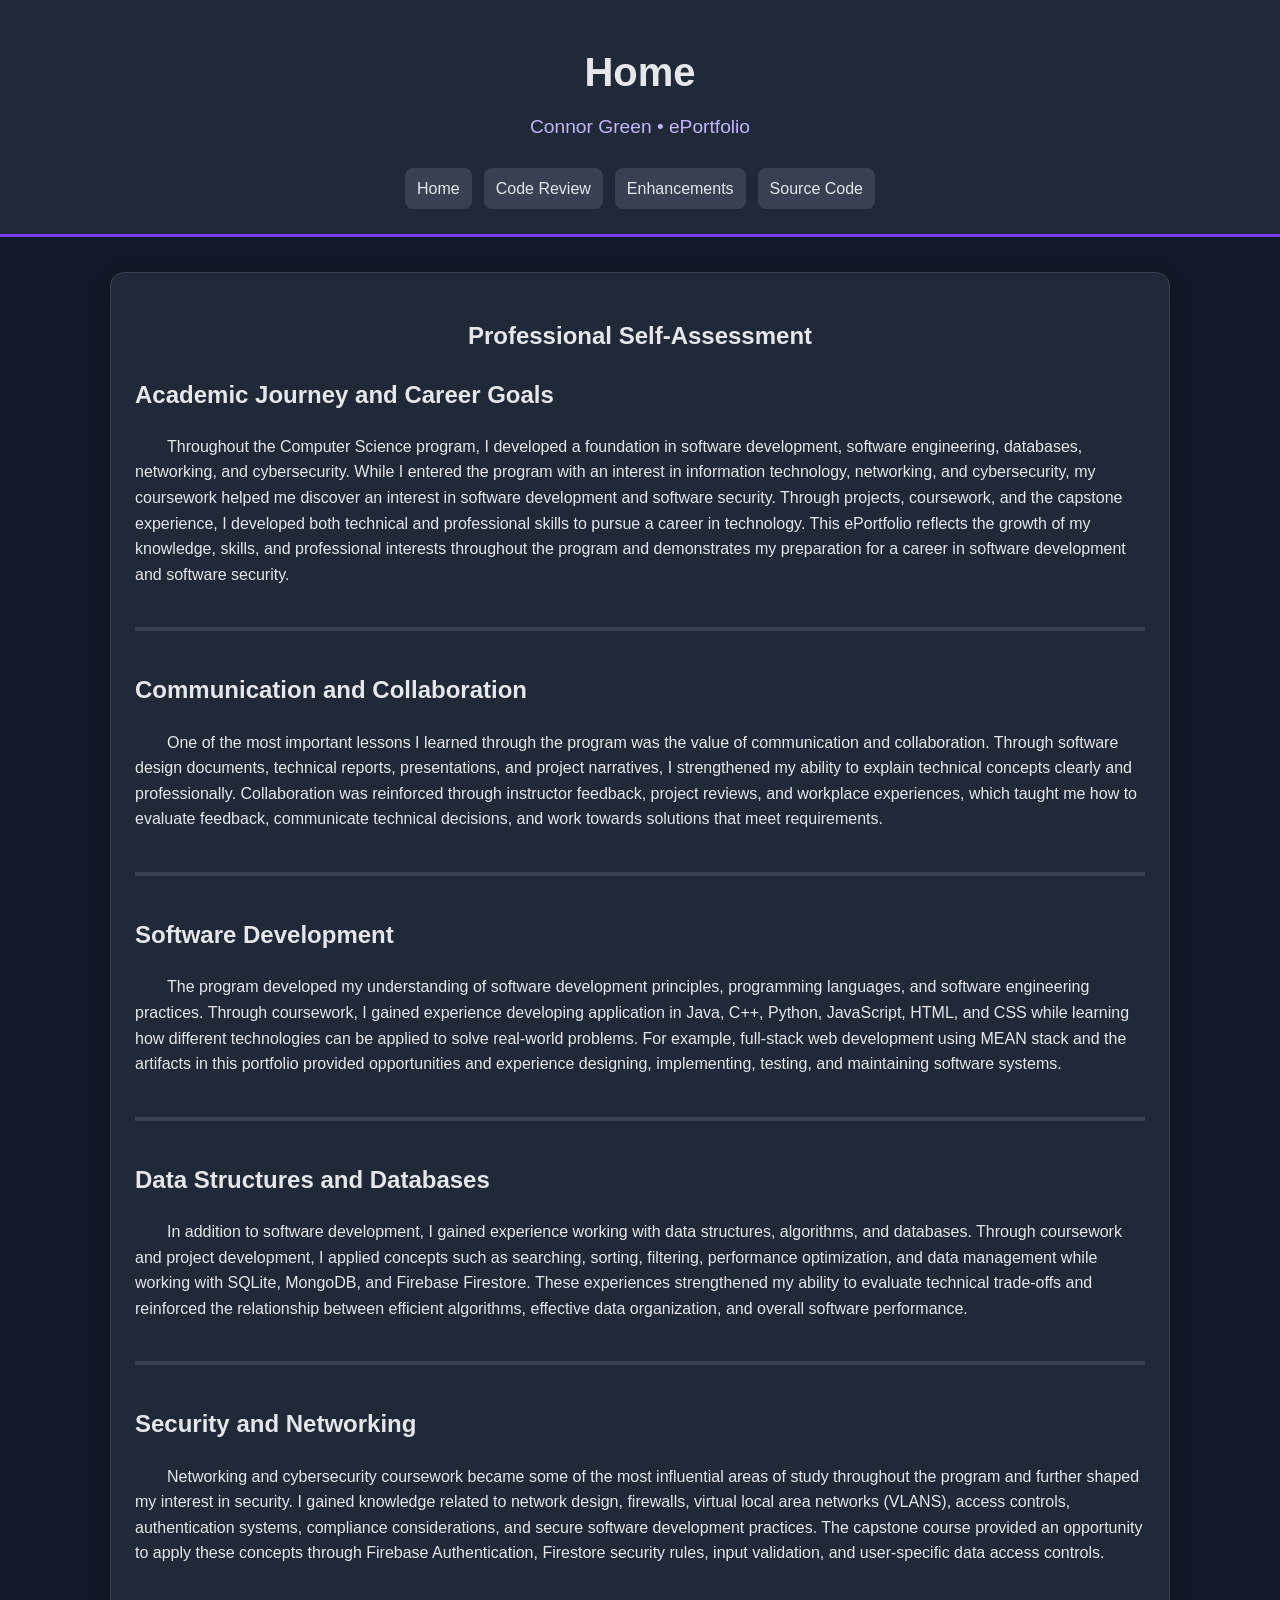
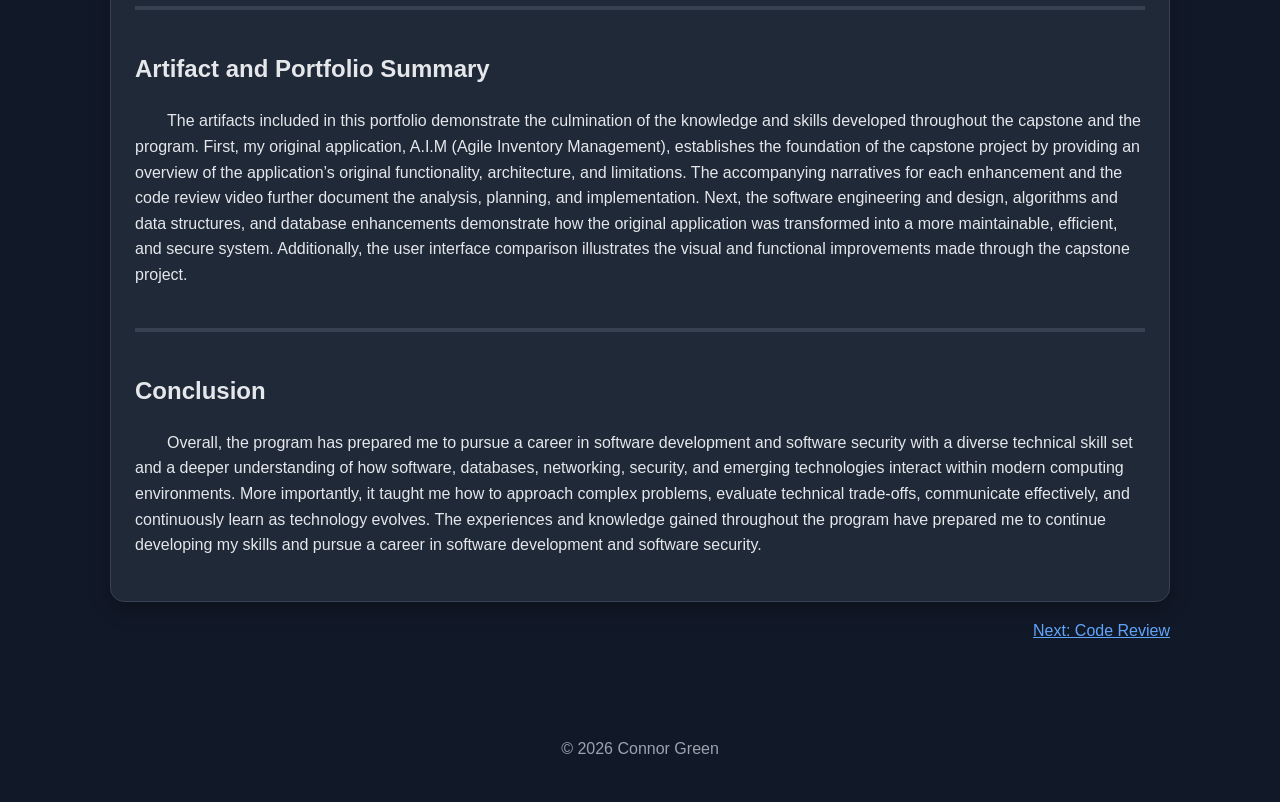
<file: index.html>
<!DOCTYPE html>
<html lang="en">
<head>
    <meta charset="UTF-8">
    <meta name="viewport" content="width=device-width, initial-scale=1.0">
    <title>Home | Connor Green</title>
    <link rel="stylesheet" href="assets/css/style.css">
</head>
<body>

<header class="site-header">
    <h1>Home</h1>
    <p>Connor Green &bull; ePortfolio</p>

    <nav>
        <a href="index.html">Home</a>
        <a href="pages/code-review.html">Code Review</a>
        <a href="pages/enhancement.html">Enhancements</a>
        <a href="pages/source-code.html">Source Code</a>
    </nav>
</header>

<main class="container">

    <section class="card self-assessment">

        <h2 style="text-align: center;">Professional Self-Assessment</h2>

        <h2>Academic Journey and Career Goals</h2>
        <p>
            Throughout the Computer Science program, I developed a foundation in software development, software engineering, databases, networking, and cybersecurity. While I entered the program with an interest in information technology, networking, and cybersecurity, my coursework helped me discover an interest in software development and software security. Through projects, coursework, and the capstone experience, I developed both technical and professional skills to pursue a career in technology. This ePortfolio reflects the growth of my knowledge, skills, and professional interests throughout the program and demonstrates my preparation for a career in software development and software security.
        </p>

        <hr>

        <h2>Communication and Collaboration</h2>
        <p>
            One of the most important lessons I learned through the program was the value of communication and collaboration. Through software design documents, technical reports, presentations, and project narratives, I strengthened my ability to explain technical concepts clearly and professionally. Collaboration was reinforced through instructor feedback, project reviews, and workplace experiences, which taught me how to evaluate feedback, communicate technical decisions, and work towards solutions that meet requirements. 
        </p>

        <hr>

        <h2>Software Development</h2>            
        <p>
            The program developed my understanding of software development principles, programming languages, and software engineering practices. Through coursework, I gained experience developing application in Java, C++, Python, JavaScript, HTML, and CSS while learning how different technologies can be applied to solve real-world problems. For example, full-stack web development using MEAN stack and the artifacts in this portfolio provided opportunities and experience designing, implementing, testing, and maintaining software systems.
        </p>

        <hr>

        <h2>Data Structures and Databases</h2>
        <p>
            In addition to software development, I gained experience working with data structures, algorithms, and databases. Through coursework and project development, I applied concepts such as searching, sorting, filtering, performance optimization, and data management while working with SQLite, MongoDB, and Firebase Firestore. These experiences strengthened my ability to evaluate technical trade-offs and reinforced the relationship between efficient algorithms, effective data organization, and overall software performance. 
        </p>

        <hr>        

        <h2>Security and Networking</h2>
        <p>
            Networking and cybersecurity coursework became some of the most influential areas of study throughout the program and further shaped my interest in security. I gained knowledge related to network design, firewalls, virtual local area networks (VLANS), access controls, authentication systems, compliance considerations, and secure software development practices. The capstone course provided an opportunity to apply these concepts through Firebase Authentication, Firestore security rules, input validation, and user-specific data access controls.
        </p>

        <hr>

        <h2>Artifact and Portfolio Summary</h2>
        <p>
            The artifacts included in this portfolio demonstrate the culmination of the knowledge and skills developed throughout the capstone and the program. First, my original application, A.I.M (Agile Inventory Management), establishes the foundation of the capstone project by providing an overview of the application’s original functionality, architecture, and limitations. The accompanying narratives for each enhancement and the code review video further document the analysis, planning, and implementation. Next, the software engineering and design, algorithms and data structures, and database enhancements demonstrate how the original application was transformed into a more maintainable, efficient, and secure system. Additionally, the user interface comparison illustrates the visual and functional improvements made through the capstone project. 
        </p>

        <hr>

        <h2>Conclusion</h2>
        <p>
            Overall, the program has prepared me to pursue a career in software development and software security with a diverse technical skill set and a deeper understanding of how software, databases, networking, security, and emerging technologies interact within modern computing environments. More importantly, it taught me how to approach complex problems, evaluate technical trade-offs, communicate effectively, and continuously learn as technology evolves. The experiences and knowledge gained throughout the program have prepared me to continue developing my skills and pursue a career in software development and software security. 
        </p>

    </section>

    <section>
        <p style="display: flex; justify-content: flex-end;">
            <a href="pages/code-review.html">Next: Code Review</a>
        </p>
    </section>

</main>

<footer>
    <p>&copy; 2026 Connor Green</p>
</footer>

</body>
</html>
</file>
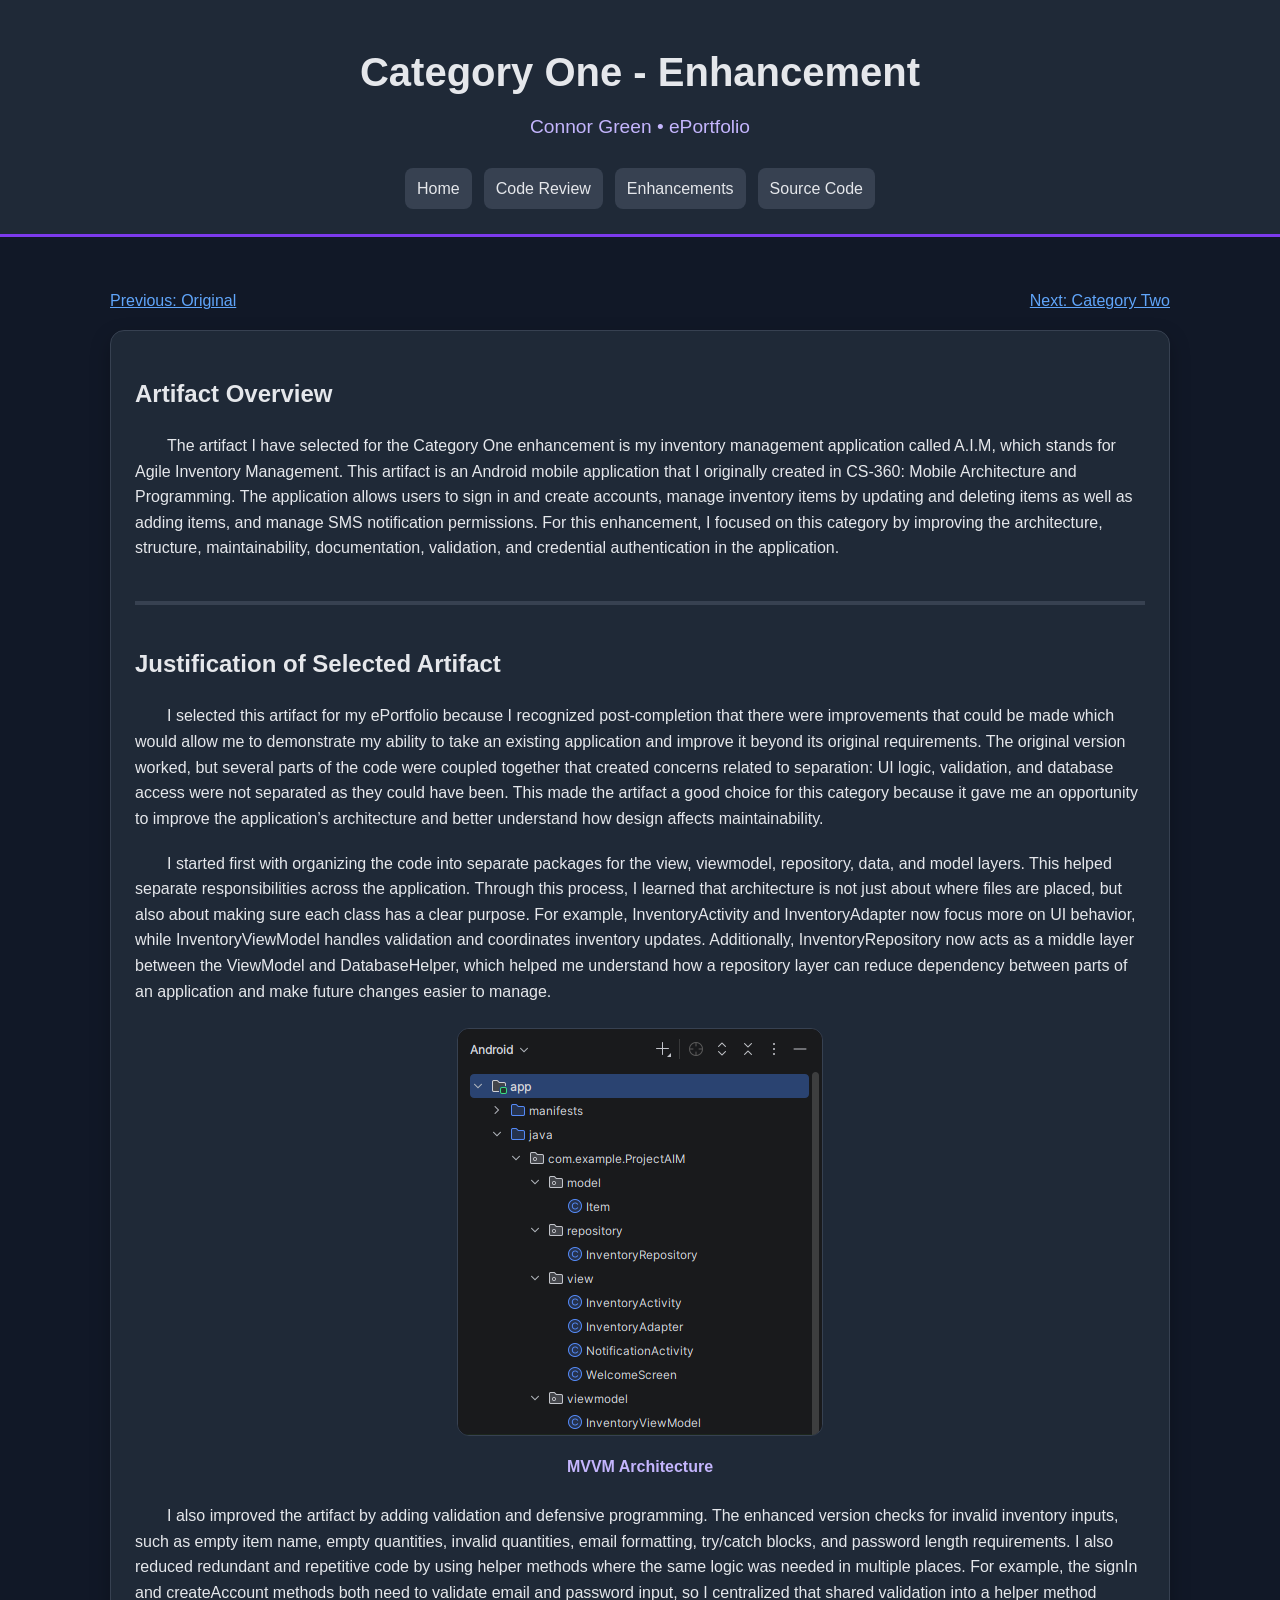
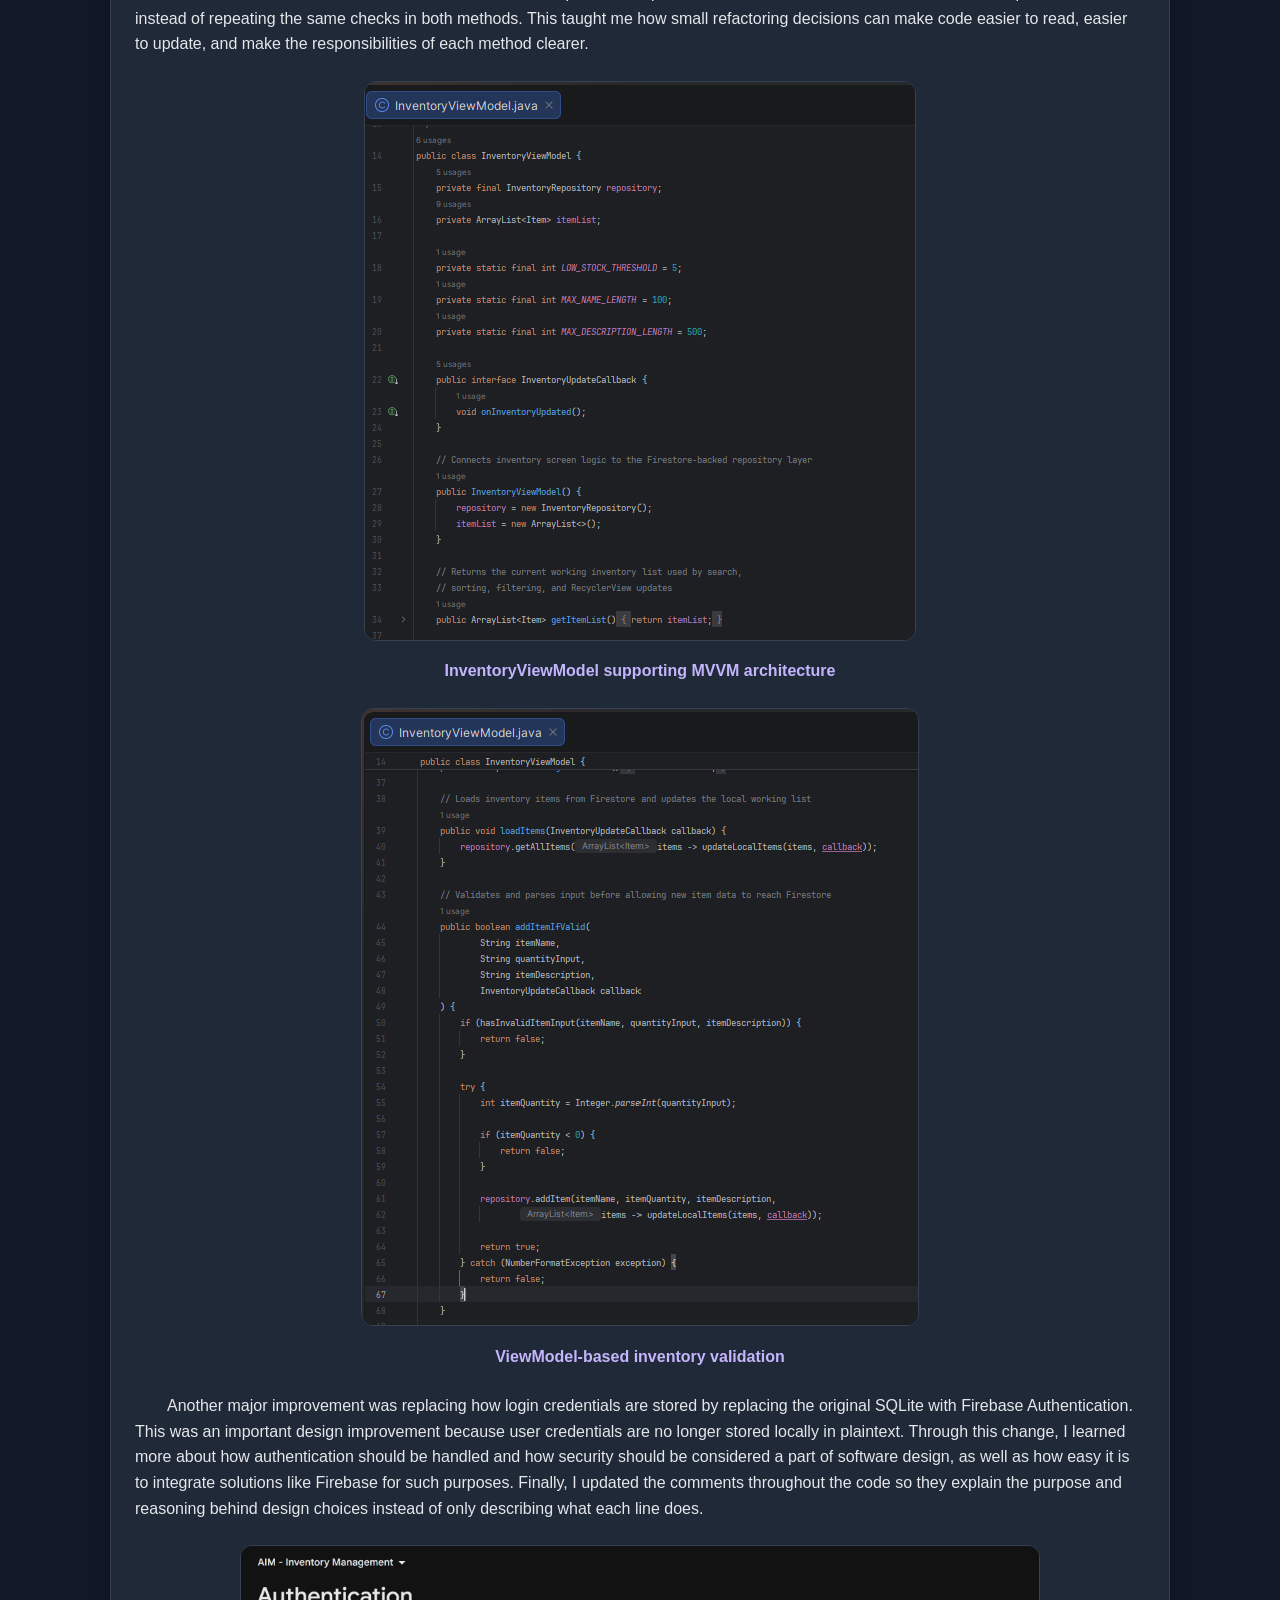
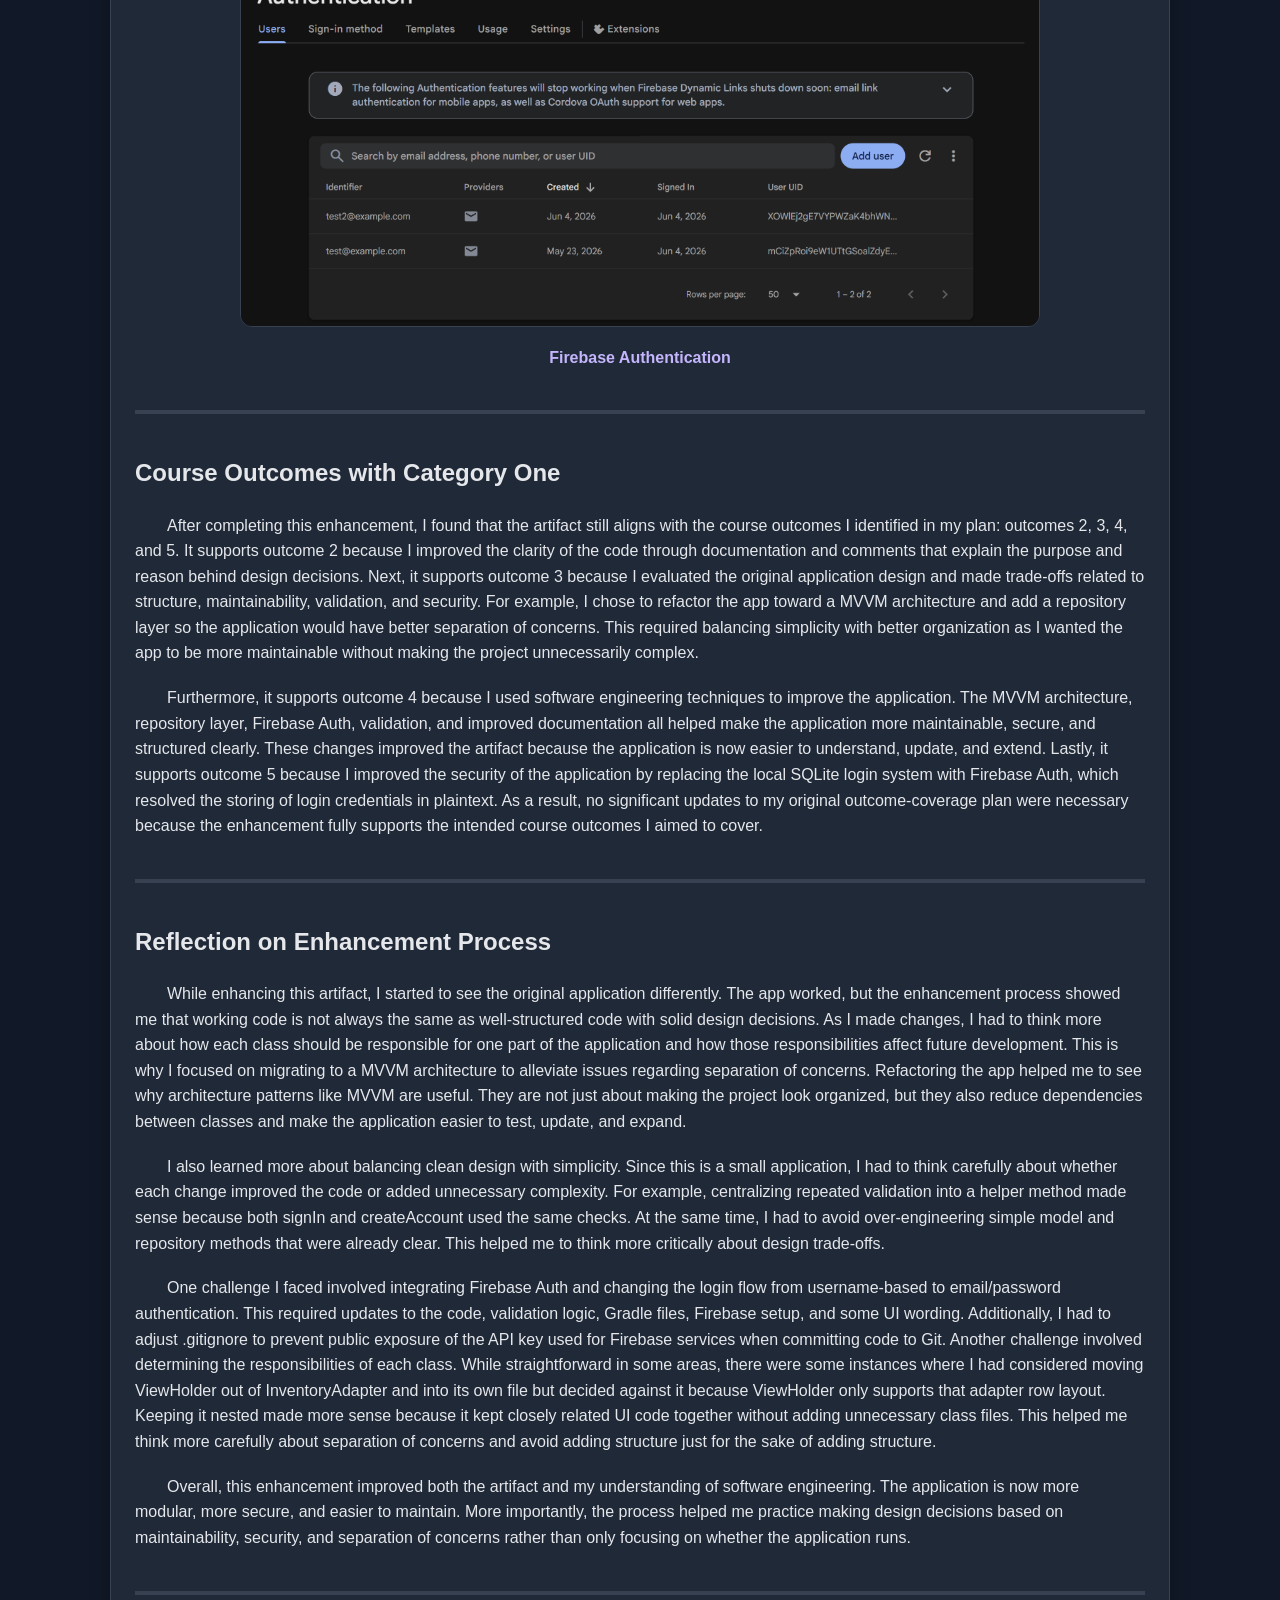
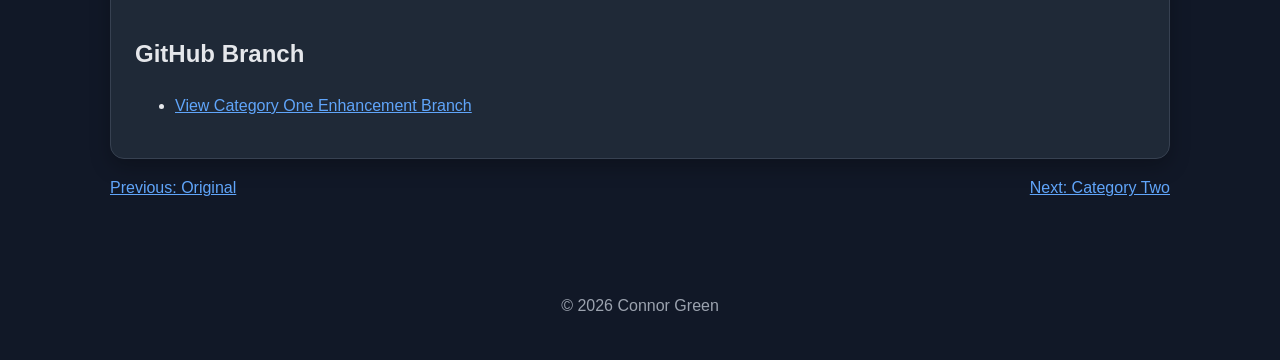
<file: pages/category1.html>
<!DOCTYPE html>
<html lang="en">
<head>
    <meta charset="UTF-8">
    <meta name="viewport" content="width=device-width, initial-scale=1.0">
    <title>Category One - Enhancement | Connor Green</title>
    <link rel="stylesheet" href="../assets/css/style.css">
</head>
<body>

<header class="site-header">
    <h1>Category One - Enhancement</h1>
    <p>Connor Green &bull; ePortfolio</p>

    <nav>
        <a href="../index.html">Home</a>
        <a href="code-review.html">Code Review</a>
        <a href="enhancement.html">Enhancements</a>
        <a href="source-code.html">Source Code</a>
    </nav>
</header>

<main class="container">

    <section>
        <p style="display: flex; justify-content: space-between;">
            <a href="original.html">Previous: Original</a>
            <a href="category2.html">Next: Category Two</a>
        </p>
    </section>
    
    <section class="card narrative">

        <h2>Artifact Overview</h2>

        <p>
            The artifact I have selected for the Category One enhancement is my inventory management application called A.I.M, which stands for Agile Inventory Management. This artifact is an Android mobile application that I originally created in CS-360: Mobile Architecture and Programming. The application allows users to sign in and create accounts, manage inventory items by updating and deleting items as well as adding items, and manage SMS notification permissions. For this enhancement, I focused on this category by improving the architecture, structure, maintainability, documentation, validation, and credential authentication in the application.
        </p>

        <hr>

        <h2>Justification of Selected Artifact</h2>

        <p>
            I selected this artifact for my ePortfolio because I recognized post-completion that there were improvements that could be made which would allow me to demonstrate my ability to take an existing application and improve it beyond its original requirements. The original version worked, but several parts of the code were coupled together that created concerns related to separation: UI logic, validation, and database access were not separated as they could have been. This made the artifact a good choice for this category because it gave me an opportunity to improve the application’s architecture and better understand how design affects maintainability.
        </p>

        <p>
            I started first with organizing the code into separate packages for the view, viewmodel, repository, data, and model layers. This helped separate responsibilities across the application. Through this process, I learned that architecture is not just about where files are placed, but also about making sure each class has a clear purpose. For example, InventoryActivity and InventoryAdapter now focus more on UI behavior, while InventoryViewModel handles validation and coordinates inventory updates. Additionally, InventoryRepository now acts as a middle layer between the ViewModel and DatabaseHelper, which helped me understand how a repository layer can reduce dependency between parts of an application and make future changes easier to manage.
        </p>

        <div class="screenshot">
            <figure>
                <img src="../assets/images/category1/MVVM.png" alt="MVVM">
                <figcaption>MVVM Architecture</figcaption>
            </figure>
        </div>

        <p>
            I also improved the artifact by adding validation and defensive programming. The enhanced version checks for invalid inventory inputs, such as empty item name, empty quantities, invalid quantities, email formatting, try/catch blocks, and password length requirements. I also reduced redundant and repetitive code by using helper methods where the same logic was needed in multiple places. For example, the signIn and createAccount methods both need to validate email and password input, so I centralized that shared validation into a helper method instead of repeating the same checks in both methods. This taught me how small refactoring decisions can make code easier to read, easier to update, and make the responsibilities of each method clearer.
        </p>

        <div class="screenshot">
            <figure>
                <img src="../assets/images/category1/IVM1.png" alt="InventoryViewModel">
                <figcaption>InventoryViewModel supporting MVVM architecture</figcaption>
            </figure>
        </div>

        <div class="screenshot">
            <figure>
                <img src="../assets/images/category1/IVM2.png" alt="InventoryViewModel">
                <figcaption>ViewModel-based inventory validation</figcaption>
            </figure>
        </div>

        <p>
            Another major improvement was replacing how login credentials are stored by replacing the original SQLite with Firebase Authentication. This was an important design improvement because user credentials are no longer stored locally in plaintext. Through this change, I learned more about how authentication should be handled and how security should be considered a part of software design, as well as how easy it is to integrate solutions like Firebase for such purposes. Finally, I updated the comments throughout the code so they explain the purpose and reasoning behind design choices instead of only describing what each line does.
        </p>

        <div class="screenshot">
            <figure>
                <img src="../assets/images/category1/FireAuth.png" alt="Firebase Authentication">
                <figcaption>Firebase Authentication</figcaption>
            </figure>
        </div>

        <hr>

        <h2>Course Outcomes with Category One</h2>

        <p>
            After completing this enhancement, I found that the artifact still aligns with the course outcomes I identified in my plan: outcomes 2, 3, 4, and 5. It supports outcome 2 because I improved the clarity of the code through documentation and comments that explain the purpose and reason behind design decisions. Next, it supports outcome 3 because I evaluated the original application design and made trade-offs related to structure, maintainability, validation, and security. For example, I chose to refactor the app toward a MVVM architecture and add a repository layer so the application would have better separation of concerns. This required balancing simplicity with better organization as I wanted the app to be more maintainable without making the project unnecessarily complex.
        </p>

        <p>
            Furthermore, it supports outcome 4 because I used software engineering techniques to improve the application. The MVVM architecture, repository layer, Firebase Auth, validation, and improved documentation all helped make the application more maintainable, secure, and structured clearly. These changes improved the artifact because the application is now easier to understand, update, and extend. Lastly, it supports outcome 5 because I improved the security of the application by replacing the local SQLite login system with Firebase Auth, which resolved the storing of login credentials in plaintext. As a result, no significant updates to my original outcome-coverage plan were necessary because the enhancement fully supports the intended course outcomes I aimed to cover.
        </p>

        <hr>

        <h2>Reflection on Enhancement Process</h2>

        <p>
            While enhancing this artifact, I started to see the original application differently. The app worked, but the enhancement process showed me that working code is not always the same as well-structured code with solid design decisions. As I made changes, I had to think more about how each class should be responsible for one part of the application and how those responsibilities affect future development. This is why I focused on migrating to a MVVM architecture to alleviate issues regarding separation of concerns. Refactoring the app helped me to see why architecture patterns like MVVM are useful. They are not just about making the project look organized, but they also reduce dependencies between classes and make the application easier to test, update, and expand.
        </p>

        <p>
            I also learned more about balancing clean design with simplicity. Since this is a small application, I had to think carefully about whether each change improved the code or added unnecessary complexity. For example, centralizing repeated validation into a helper method made sense because both signIn and createAccount used the same checks. At the same time, I had to avoid over-engineering simple model and repository methods that were already clear. This helped me to think more critically about design trade-offs.
        </p>

        <p>
            One challenge I faced involved integrating Firebase Auth and changing the login flow from username-based to email/password authentication. This required updates to the code, validation logic, Gradle files, Firebase setup, and some UI wording. Additionally, I had to adjust .gitignore to prevent public exposure of the API key used for Firebase services when committing code to Git. Another challenge involved determining the responsibilities of each class. While straightforward in some areas, there were some instances where I had considered moving ViewHolder out of InventoryAdapter and into its own file but decided against it because ViewHolder only supports that adapter row layout. Keeping it nested made more sense because it kept closely related UI code together without adding unnecessary class files. This helped me think more carefully about separation of concerns and avoid adding structure just for the sake of adding structure.
        </p>

        <p>
            Overall, this enhancement improved both the artifact and my understanding of software engineering. The application is now more modular, more secure, and easier to maintain. More importantly, the process helped me practice making design decisions based on maintainability, security, and separation of concerns rather than only focusing on whether the application runs.
        </p>

        <hr>

        <h2>GitHub Branch</h2>

        <ul>
            <li>
                <a href="https://github.com/Apollo769/AIM-Android-App/tree/category1" target="_blank">
                    View Category One Enhancement Branch
                </a>
            </li>
        </ul>

    </section>

    <section>
        <p style="display: flex; justify-content: space-between;">
            <a href="original.html">Previous: Original</a>
            <a href="category2.html">Next: Category Two</a>
        </p>
    </section>

</main>

<footer>
    <p>&copy; 2026 Connor Green</p>
</footer>

</body>
</html>
</file>
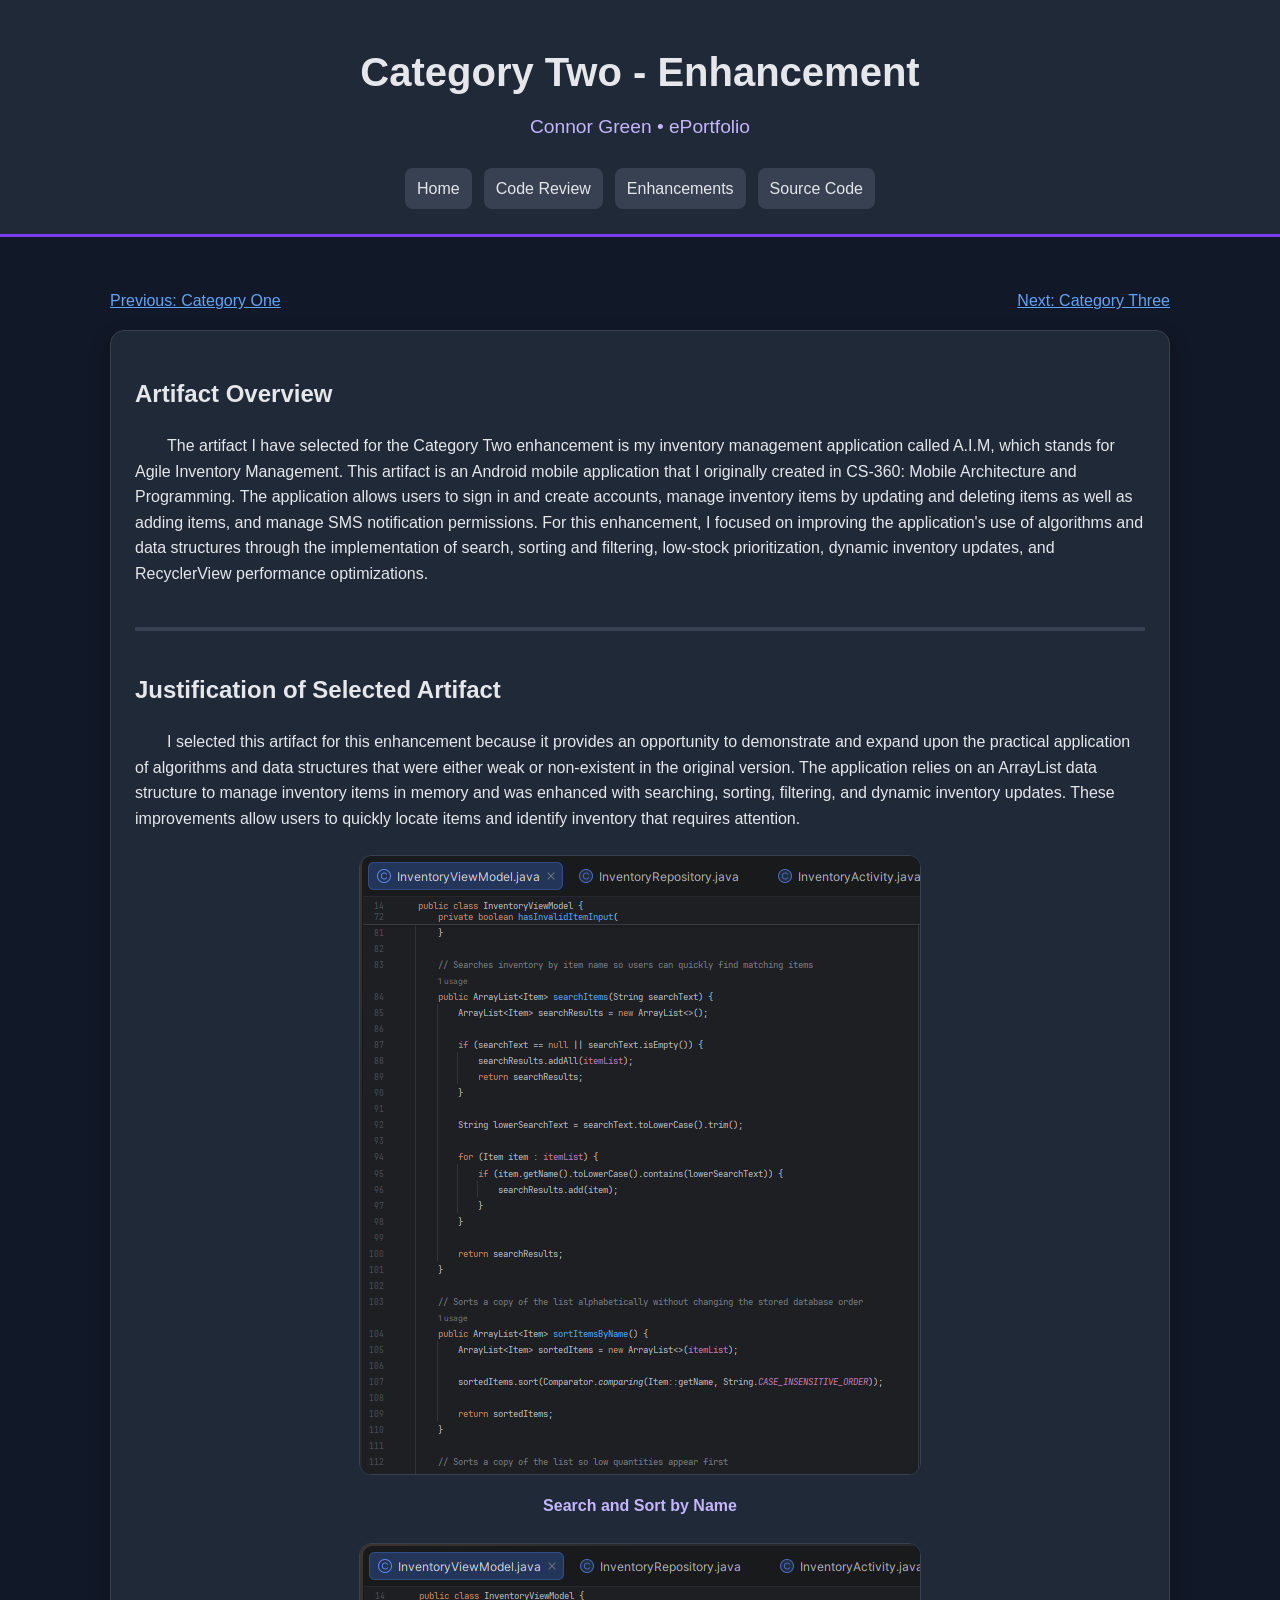
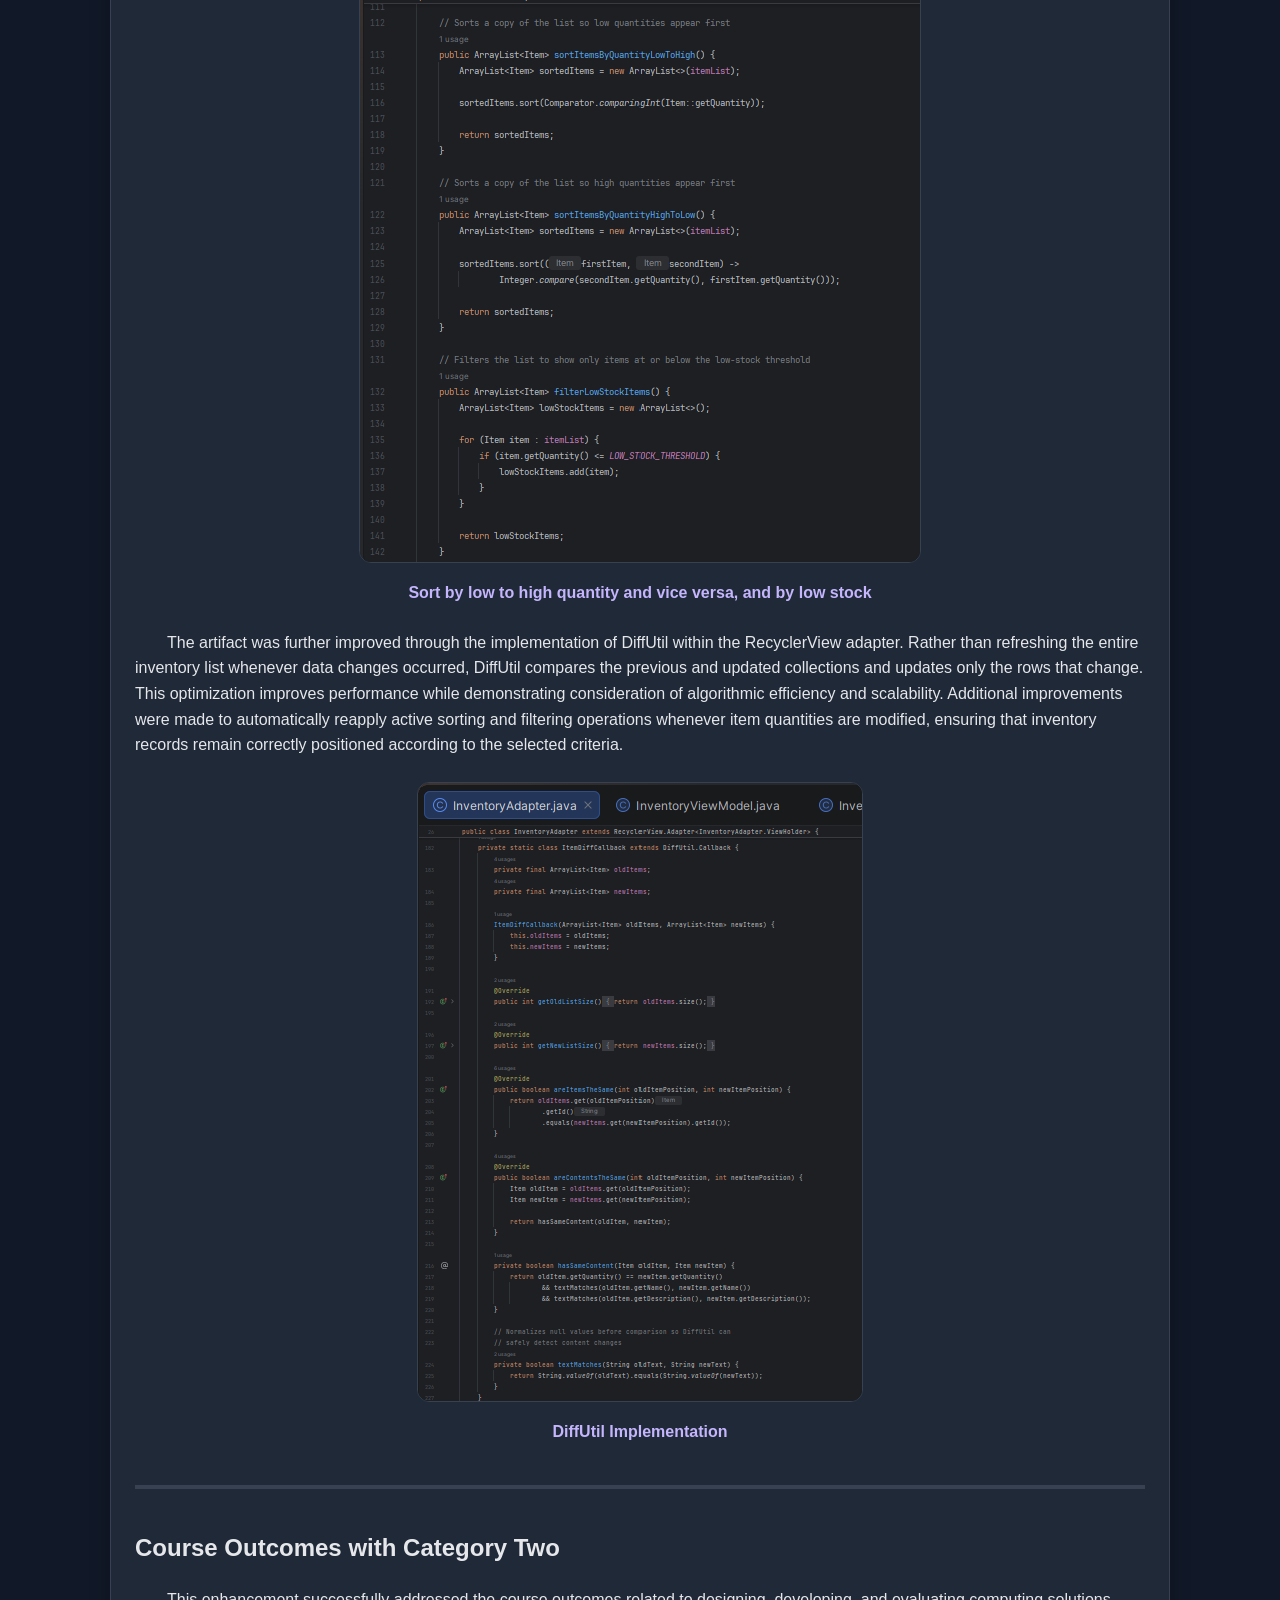
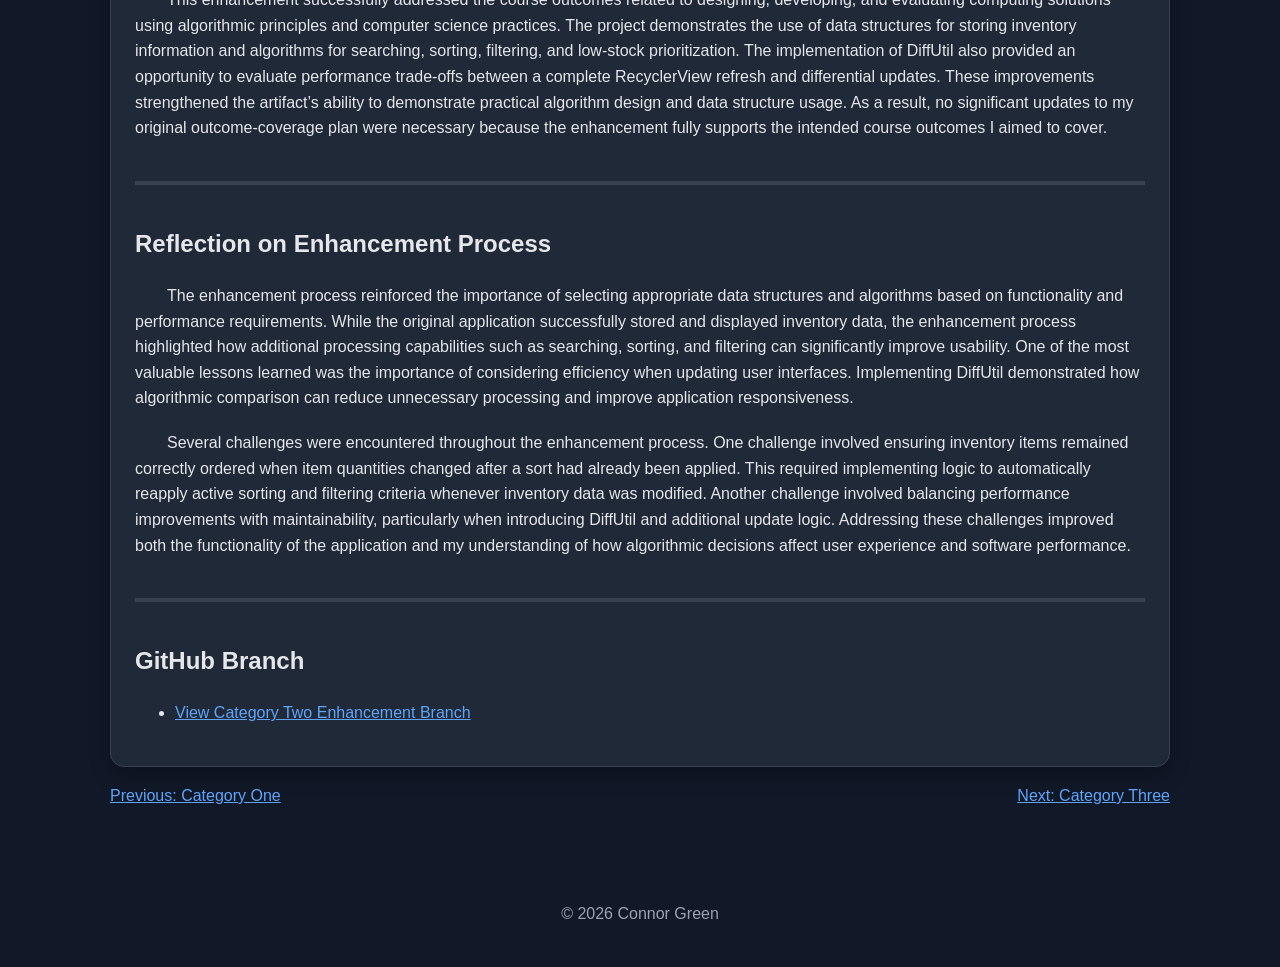
<file: pages/category2.html>
<!DOCTYPE html>
<html lang="en">
<head>
    <meta charset="UTF-8">
    <meta name="viewport" content="width=device-width, initial-scale=1.0">
    <title>Category Two - Enhancement | Connor Green</title>
    <link rel="stylesheet" href="../assets/css/style.css">
</head>
<body>

<header class="site-header">
    <h1>Category Two - Enhancement</h1>
    <p>Connor Green &bull; ePortfolio</p>

    <nav>
        <a href="../index.html">Home</a>
        <a href="code-review.html">Code Review</a>
        <a href="enhancement.html">Enhancements</a>
        <a href="source-code.html">Source Code</a>
    </nav>
</header>

<main class="container">
    
    <section>
        <p style="display: flex; justify-content: space-between;">
            <a href="category1.html">Previous: Category One</a>
            <a href="category3.html">Next: Category Three</a>
        </p>
    </section>

    <section class="card narrative">

        <h2>Artifact Overview</h2>

        <p>
            The artifact I have selected for the Category Two enhancement is my inventory management application called A.I.M, which stands for Agile Inventory Management. This artifact is an Android mobile application that I originally created in CS-360: Mobile Architecture and Programming. The application allows users to sign in and create accounts, manage inventory items by updating and deleting items as well as adding items, and manage SMS notification permissions. For this enhancement, I focused on improving the application's use of algorithms and data structures through the implementation of search, sorting and filtering, low-stock prioritization, dynamic inventory updates, and RecyclerView performance optimizations.
        </p>

        <hr>

        <h2>Justification of Selected Artifact</h2>

        <p>
            I selected this artifact for this enhancement because it provides an opportunity to demonstrate and expand upon the practical application of algorithms and data structures that were either weak or non-existent in the original version. The application relies on an ArrayList data structure to manage inventory items in memory and was enhanced with searching, sorting, filtering, and dynamic inventory updates. These improvements allow users to quickly locate items and identify inventory that requires attention.
        </p>

         <div class="screenshot">
            <figure>
                <img src="../assets/images/category2/Algo1.png" alt="Algo1">
                <figcaption>Search and Sort by Name</figcaption>
            </figure>
        </div>
        
        <div class="screenshot">
            <figure>
                <img src="../assets/images/category2/Algo2.png" alt="Algo2">
                <figcaption>Sort by low to high quantity and vice versa, and by low stock</figcaption>
            </figure>
        </div>

        <p>
            The artifact was further improved through the implementation of DiffUtil within the RecyclerView adapter. Rather than refreshing the entire inventory list whenever data changes occurred, DiffUtil compares the previous and updated collections and updates only the rows that change. This optimization improves performance while demonstrating consideration of algorithmic efficiency and scalability. Additional improvements were made to automatically reapply active sorting and filtering operations whenever item quantities are modified, ensuring that inventory records remain correctly positioned according to the selected criteria.
        </p>

        <div class="screenshot">
            <figure>
                <img src="../assets/images/category2/Diff.png" alt="DiffUtil">
                <figcaption>DiffUtil Implementation</figcaption>
            </figure>
        </div>

        <hr>

        <h2>Course Outcomes with Category Two</h2>

        <p>
            This enhancement successfully addressed the course outcomes related to designing, developing, and evaluating computing solutions using algorithmic principles and computer science practices. The project demonstrates the use of data structures for storing inventory information and algorithms for searching, sorting, filtering, and low-stock prioritization. The implementation of DiffUtil also provided an opportunity to evaluate performance trade-offs between a complete RecyclerView refresh and differential updates. These improvements strengthened the artifact’s ability to demonstrate practical algorithm design and data structure usage. As a result, no significant updates to my original outcome-coverage plan were necessary because the enhancement fully supports the intended course outcomes I aimed to cover.
        </p>

        <hr>

        <h2>Reflection on Enhancement Process</h2>

        <p>
            The enhancement process reinforced the importance of selecting appropriate data structures and algorithms based on functionality and performance requirements. While the original application successfully stored and displayed inventory data, the enhancement process highlighted how additional processing capabilities such as searching, sorting, and filtering can significantly improve usability. One of the most valuable lessons learned was the importance of considering efficiency when updating user interfaces. Implementing DiffUtil demonstrated how algorithmic comparison can reduce unnecessary processing and improve application responsiveness.
        </p>

        <p>
            Several challenges were encountered throughout the enhancement process. One challenge involved ensuring inventory items remained correctly ordered when item quantities changed after a sort had already been applied. This required implementing logic to automatically reapply active sorting and filtering criteria whenever inventory data was modified. Another challenge involved balancing performance improvements with maintainability, particularly when introducing DiffUtil and additional update logic. Addressing these challenges improved both the functionality of the application and my understanding of how algorithmic decisions affect user experience and software performance.
        </p>

        <hr>

        <h2>GitHub Branch</h2>

        <ul>
            <li>
                <a href="https://github.com/Apollo769/AIM-Android-App/tree/category2" target="_blank">
                    View Category Two Enhancement Branch
                </a>
            </li>
        </ul>

    </section>

    <section>
        <p style="display: flex; justify-content: space-between;">
            <a href="category1.html">Previous: Category One</a>
            <a href="category3.html">Next: Category Three</a>
        </p>
    </section>

</main>

<footer>
    <p>&copy; 2026 Connor Green</p>
</footer>

</body>
</html>
</file>
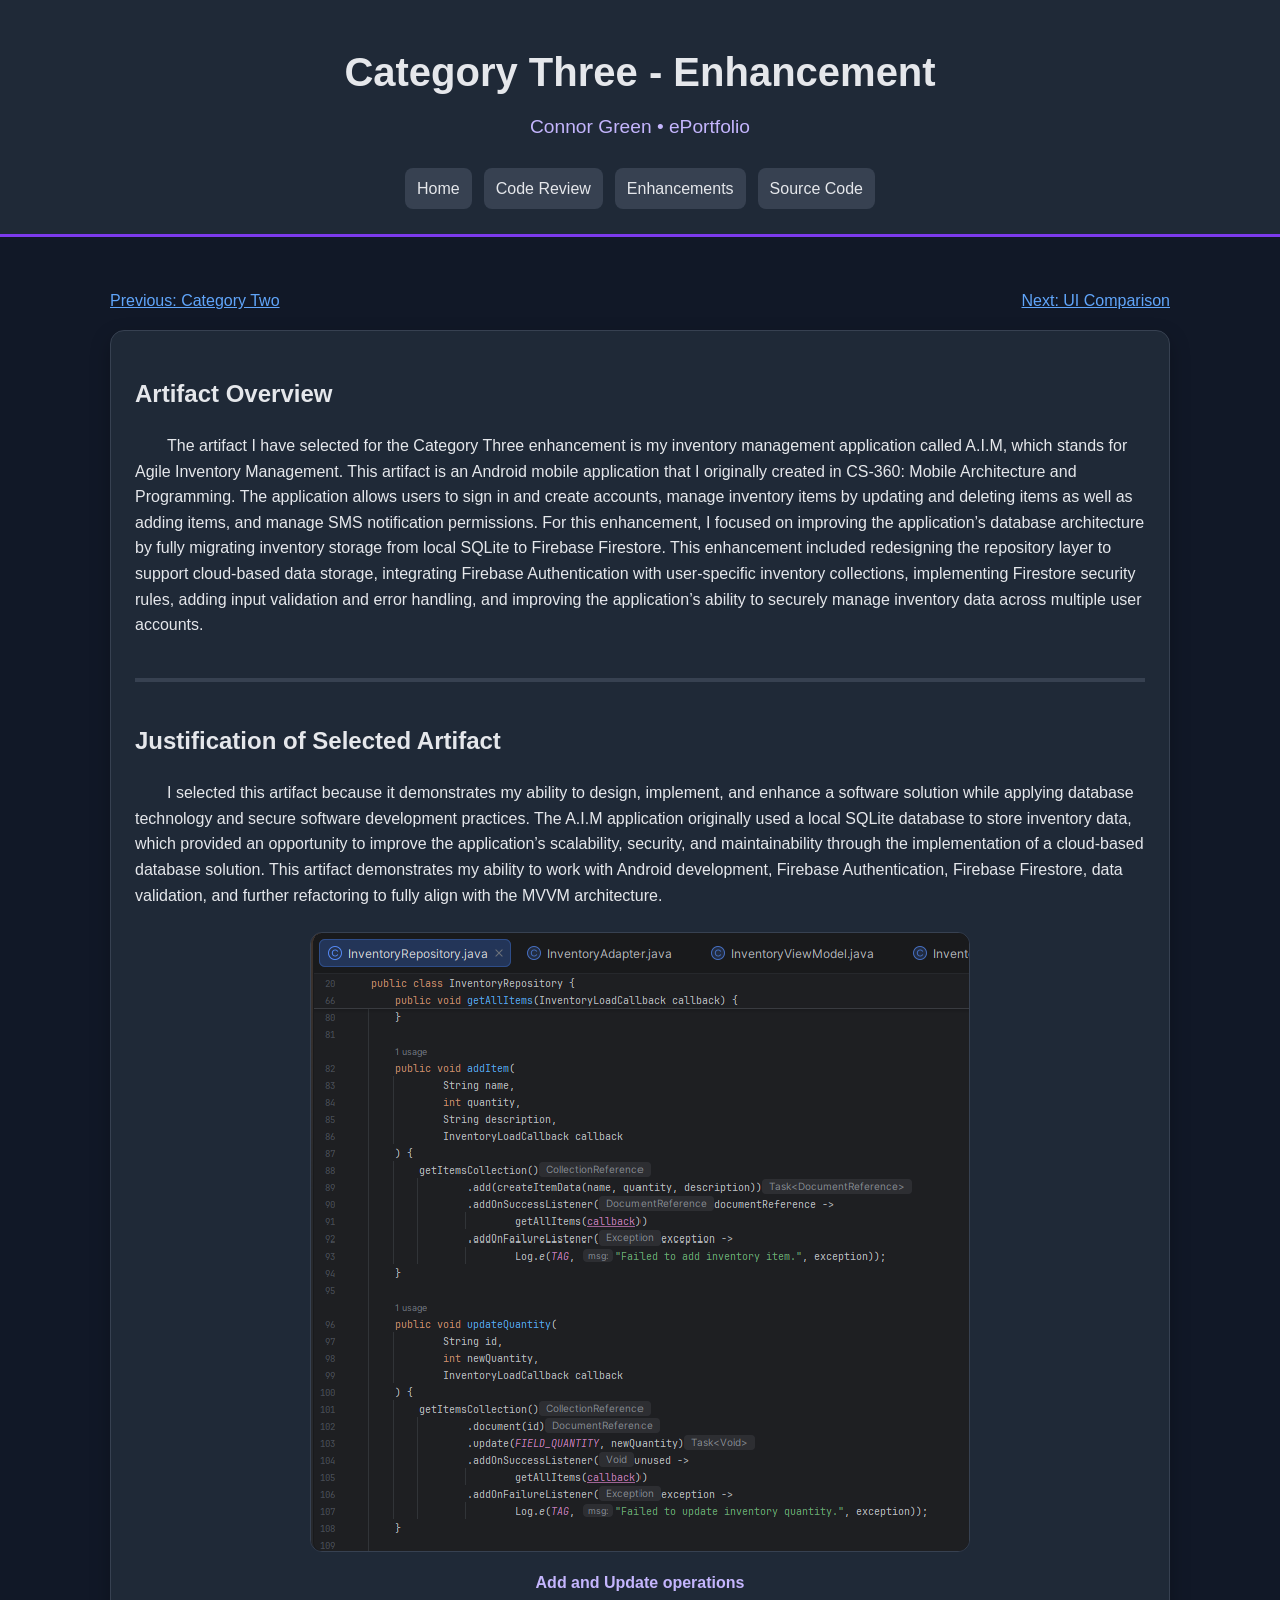
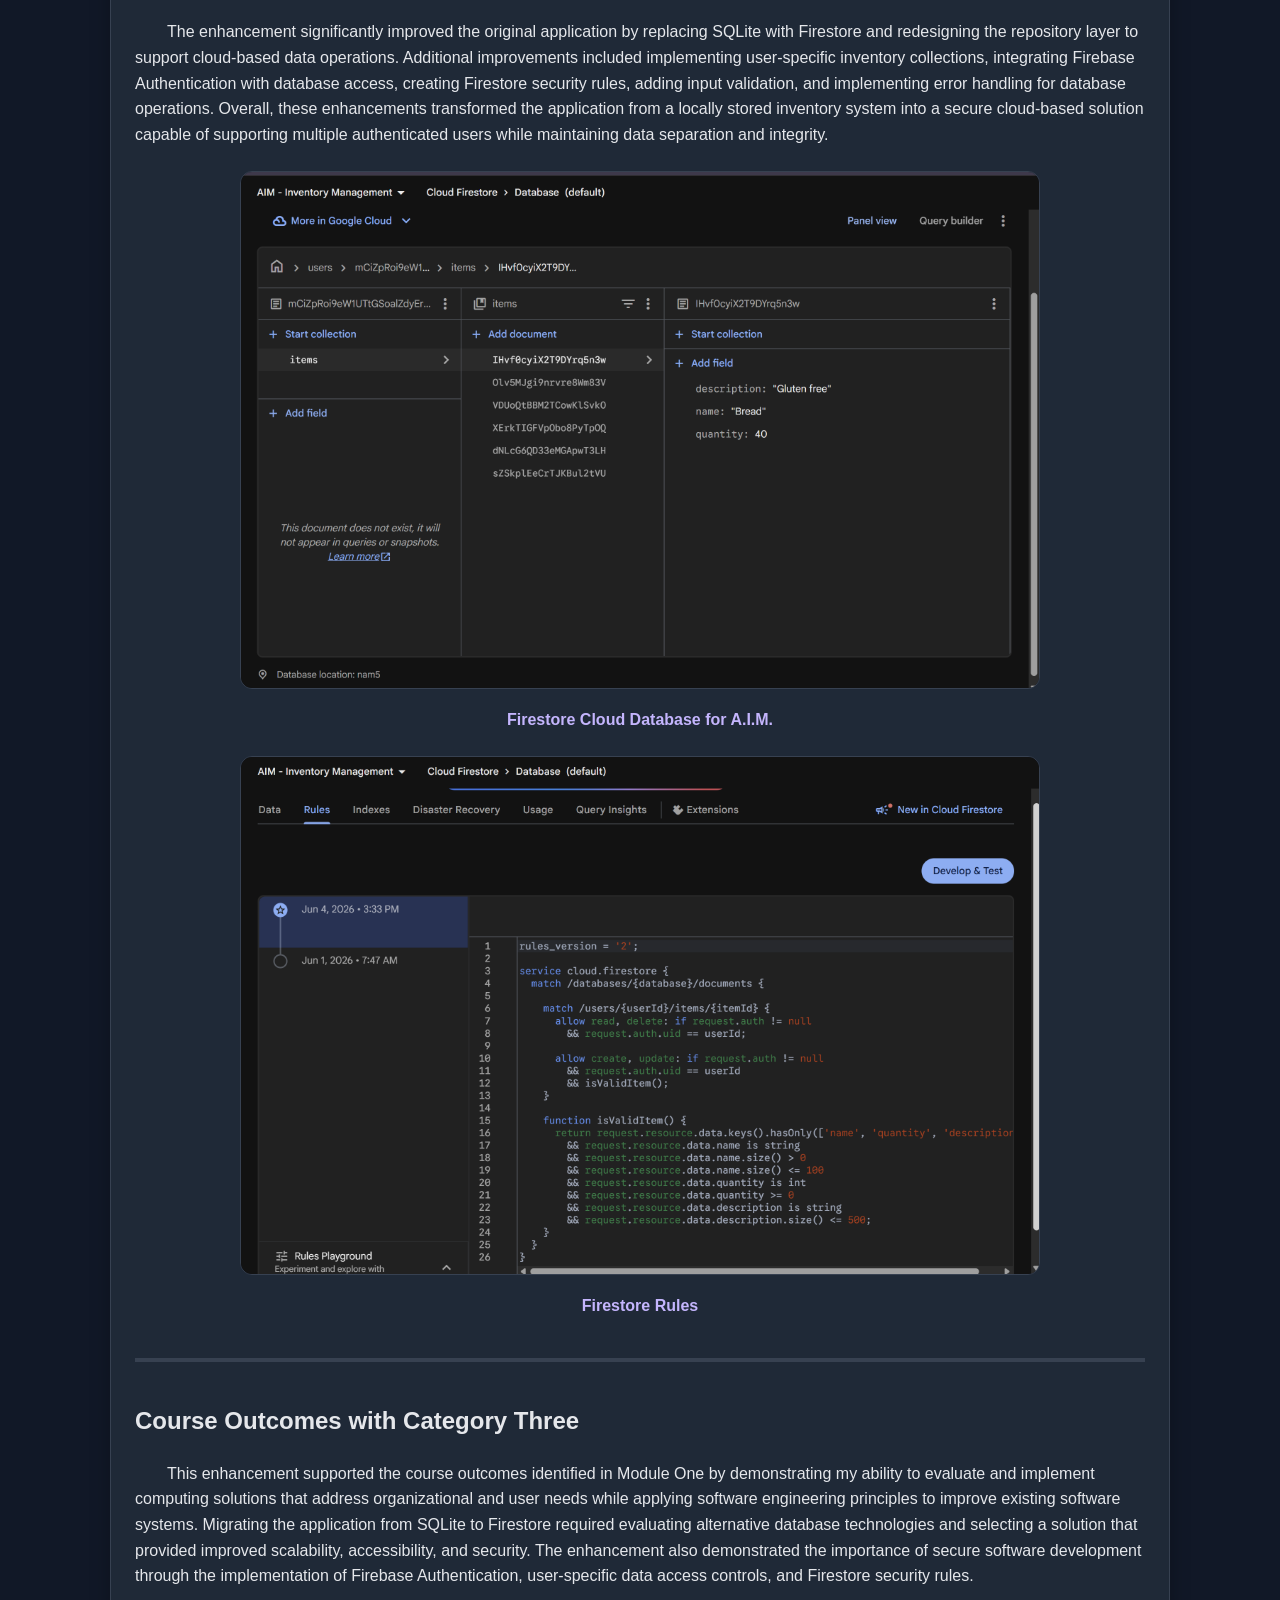
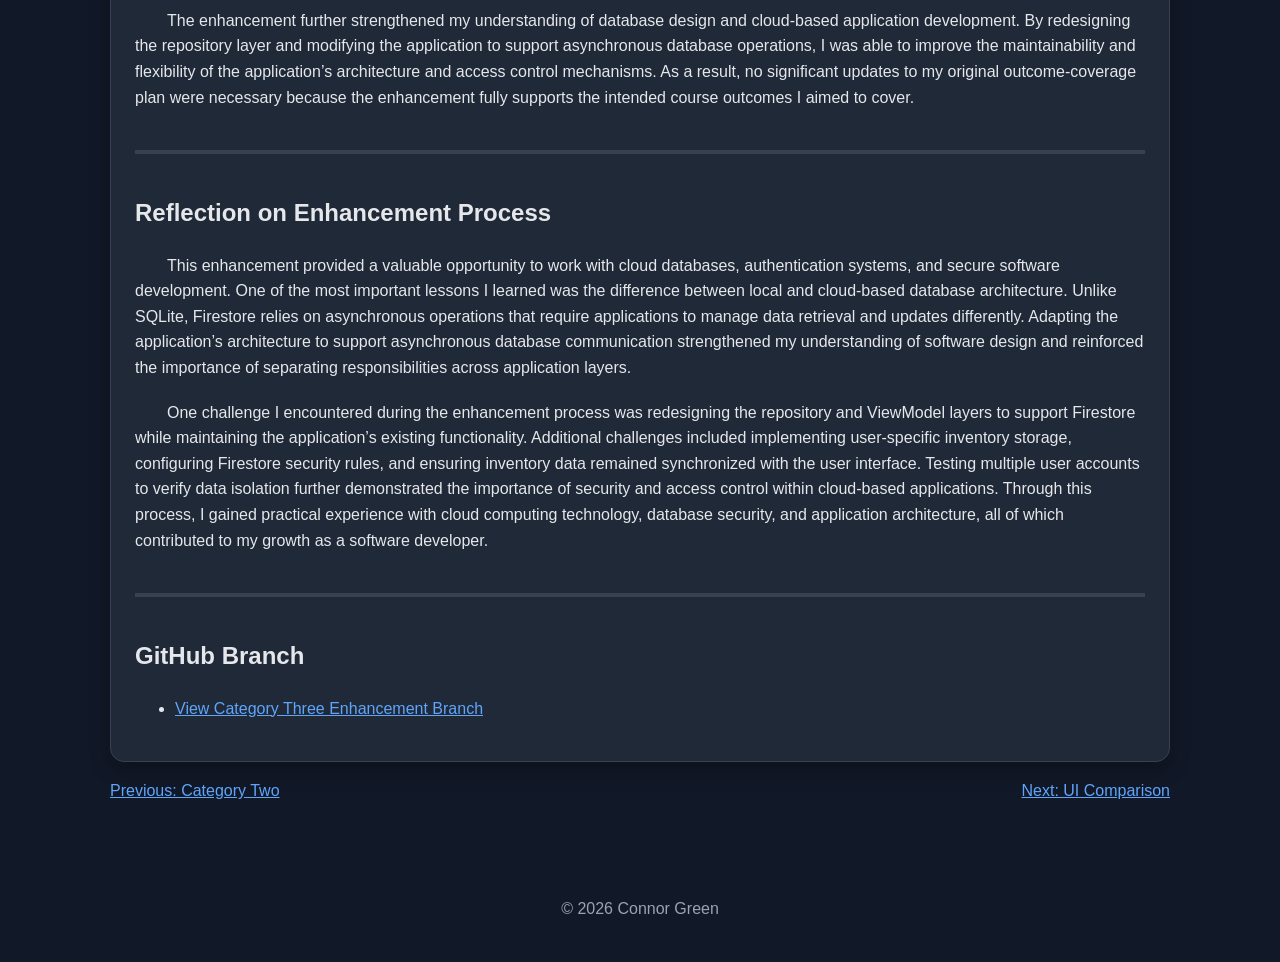
<file: pages/category3.html>
<!DOCTYPE html>
<html lang="en">
<head>
    <meta charset="UTF-8">
    <meta name="viewport" content="width=device-width, initial-scale=1.0">
    <title>Category Three - Enhancement | Connor Green</title>
    <link rel="stylesheet" href="../assets/css/style.css">
</head>
<body>

<header class="site-header">
    <h1>Category Three - Enhancement</h1>
    <p>Connor Green &bull; ePortfolio</p>

    <nav>
        <a href="../index.html">Home</a>
        <a href="code-review.html">Code Review</a>
        <a href="enhancement.html">Enhancements</a>
        <a href="source-code.html">Source Code</a>
    </nav>
</header>

<main class="container">

    <section>
        <p style="display: flex; justify-content: space-between;">
            <a href="category2.html">Previous: Category Two</a>
            <a href="ui-comparison.html">Next: UI Comparison</a>
        </p>
    </section>

    <section class="card narrative">

        <h2>Artifact Overview</h2>

        <p>
            The artifact I have selected for the Category Three enhancement is my inventory management application called A.I.M, which stands for Agile Inventory Management. This artifact is an Android mobile application that I originally created in CS-360: Mobile Architecture and Programming. The application allows users to sign in and create accounts, manage inventory items by updating and deleting items as well as adding items, and manage SMS notification permissions. For this enhancement, I focused on improving the application’s database architecture by fully migrating inventory storage from local SQLite to Firebase Firestore. This enhancement included redesigning the repository layer to support cloud-based data storage, integrating Firebase Authentication with user-specific inventory collections, implementing Firestore security rules, adding input validation and error handling, and improving the application’s ability to securely manage inventory data across multiple user accounts.
        </p>

        <hr>

        <h2>Justification of Selected Artifact</h2>

        <p>
            I selected this artifact because it demonstrates my ability to design, implement, and enhance a software solution while applying database technology and secure software development practices. The A.I.M application originally used a local SQLite database to store inventory data, which provided an opportunity to improve the application’s scalability, security, and maintainability through the implementation of a cloud-based database solution. This artifact demonstrates my ability to work with Android development, Firebase Authentication, Firebase Firestore, data validation, and further refactoring to fully align with the MVVM architecture.
        </p>

        <div class="screenshot">
            <figure>
                <img src="../assets/images/category3/CRUD.png" alt="CRUD">
                <figcaption>Add and Update operations</figcaption>
            </figure>
        </div>

        <p>
            The enhancement significantly improved the original application by replacing SQLite with Firestore and redesigning the repository layer to support cloud-based data operations. Additional improvements included implementing user-specific inventory collections, integrating Firebase Authentication with database access, creating Firestore security rules, adding input validation, and implementing error handling for database operations. Overall, these enhancements transformed the application from a locally stored inventory system into a secure cloud-based solution capable of supporting multiple authenticated users while maintaining data separation and integrity.
        </p>

        <div class="screenshot">
            <figure>
                <img src="../assets/images/category3/Firestore.png" alt="Firestore">
                <figcaption>Firestore Cloud Database for A.I.M.</figcaption>
            </figure>
        </div>

        <div class="screenshot">
            <figure>
                <img src="../assets/images/category3/FirestoreRules.png" alt="FirestoreRules">
                <figcaption>Firestore Rules</figcaption>
            </figure>
        </div>

        <hr>

        <h2>Course Outcomes with Category Three</h2>

        <p>
            This enhancement supported the course outcomes identified in Module One by demonstrating my ability to evaluate and implement computing solutions that address organizational and user needs while applying software engineering principles to improve existing software systems. Migrating the application from SQLite to Firestore required evaluating alternative database technologies and selecting a solution that provided improved scalability, accessibility, and security. The enhancement also demonstrated the importance of secure software development through the implementation of Firebase Authentication, user-specific data access controls, and Firestore security rules.
        </p>

        <p>
            The enhancement further strengthened my understanding of database design and cloud-based application development. By redesigning the repository layer and modifying the application to support asynchronous database operations, I was able to improve the maintainability and flexibility of the application’s architecture and access control mechanisms. As a result, no significant updates to my original outcome-coverage plan were necessary because the enhancement fully supports the intended course outcomes I aimed to cover.
        </p>

        <hr>       

        <h2>Reflection on Enhancement Process</h2>

        <p>
            This enhancement provided a valuable opportunity to work with cloud databases, authentication systems, and secure software development. One of the most important lessons I learned was the difference between local and cloud-based database architecture. Unlike SQLite, Firestore relies on asynchronous operations that require applications to manage data retrieval and updates differently. Adapting the application’s architecture to support asynchronous database communication strengthened my understanding of software design and reinforced the importance of separating responsibilities across application layers.
        </p>

        <p>
            One challenge I encountered during the enhancement process was redesigning the repository and ViewModel layers to support Firestore while maintaining the application’s existing functionality. Additional challenges included implementing user-specific inventory storage, configuring Firestore security rules, and ensuring inventory data remained synchronized with the user interface. Testing multiple user accounts to verify data isolation further demonstrated the importance of security and access control within cloud-based applications. Through this process, I gained practical experience with cloud computing technology, database security, and application architecture, all of which contributed to my growth as a software developer.
        </p>

        <hr>

        <h2>GitHub Branch</h2>

        <ul>
            <li>
                <a href="https://github.com/Apollo769/AIM-Android-App/tree/category3" target="_blank">
                    View Category Three Enhancement Branch
                </a>
            </li>
        </ul>
    </section>

    <section>
        <p style="display: flex; justify-content: space-between;">
            <a href="category2.html">Previous: Category Two</a>
            <a href="ui-comparison.html">Next: UI Comparison</a>
        </p>
    </section>

</main>

<footer>
    <p>&copy; 2026 Connor Green</p>
</footer>

</body>
</html>
</file>
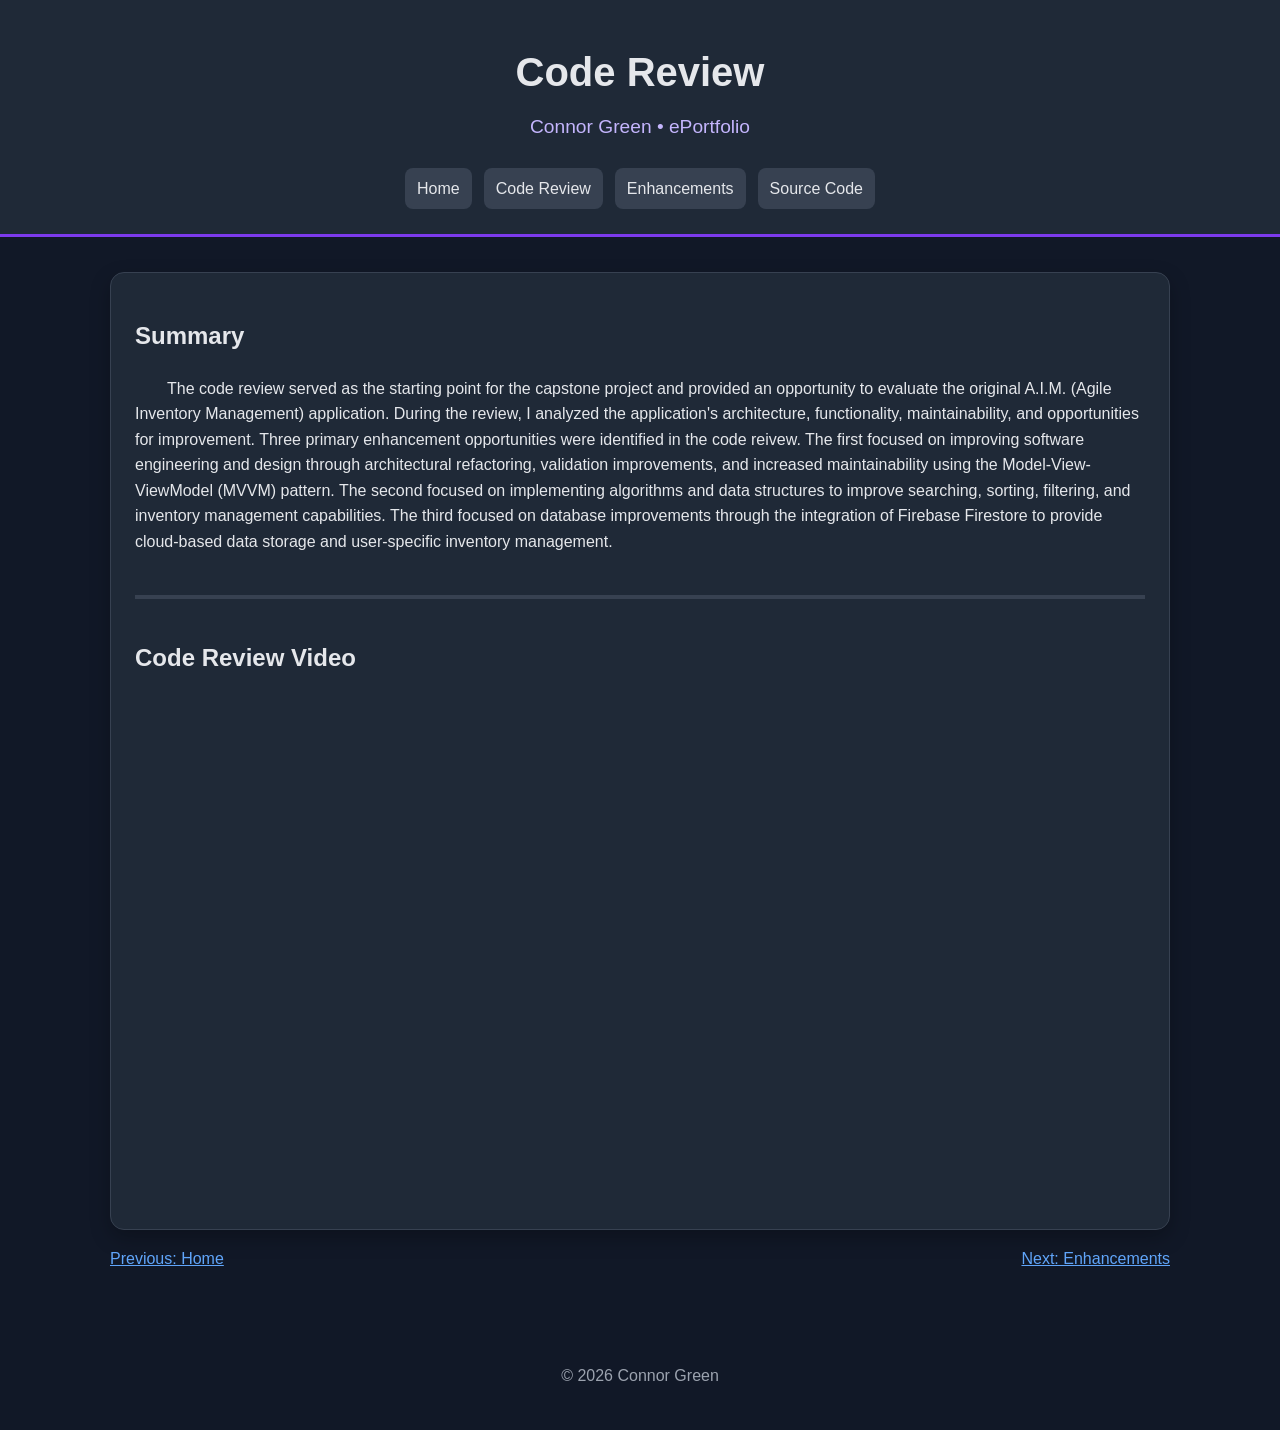
<file: pages/code-review.html>
<!DOCTYPE html>
<html lang="en">
<head>
    <meta charset="UTF-8">
    <meta name="viewport" content="width=device-width, initial-scale=1.0">
    <title>Code Review | Connor Green</title>
    <link rel="stylesheet" href="../assets/css/style.css">
</head>
<body>

<header class="site-header">
    <h1>Code Review</h1>
    <p>Connor Green &bull; ePortfolio</p>

    <nav>
        <a href="../index.html">Home</a>
        <a href="code-review.html">Code Review</a>
        <a href="enhancement.html">Enhancements</a>
        <a href="source-code.html">Source Code</a>
    </nav>
</header>

<main class="container">

    <section class="card narrative">

        <h2>Summary</h2>

        <p>
            The code review served as the starting point for the capstone project and provided an opportunity to evaluate the original A.I.M. (Agile Inventory Management) application. During the review, I analyzed the application's architecture, functionality, maintainability, and opportunities for improvement. Three primary enhancement opportunities were identified in the code reivew. The first focused on improving software engineering and design through architectural refactoring, validation improvements, and increased maintainability using the Model-View-ViewModel (MVVM) pattern. The second focused on implementing algorithms and data structures to improve searching, sorting, filtering, and inventory management capabilities. The third focused on database improvements through the integration of Firebase Firestore to provide cloud-based data storage and user-specific inventory management.
        </p>

        <hr>

        <h2>Code Review Video</h2>

        <iframe 
            width="100%"
            height="500"
            src="https://www.youtube.com/embed/lpQGgNcPbnc?si=PJ-GEoAivcrYUG45" 
            title="YouTube video player" 
            frameborder="0" 
            allow="accelerometer; autoplay; clipboard-write; encrypted-media; gyroscope; picture-in-picture; web-share" 
            referrerpolicy="strict-origin-when-cross-origin" allowfullscreen>
        </iframe>

    </section>

    <section>
        <p style="display: flex; justify-content: space-between;">
            <a href="../index.html">Previous: Home</a>
            <a href="enhancement.html">Next: Enhancements</a>
        </p>
    </section>

</main>

<footer>
    <p>&copy; 2026 Connor Green</p>
</footer>

</body>
</html>
</file>
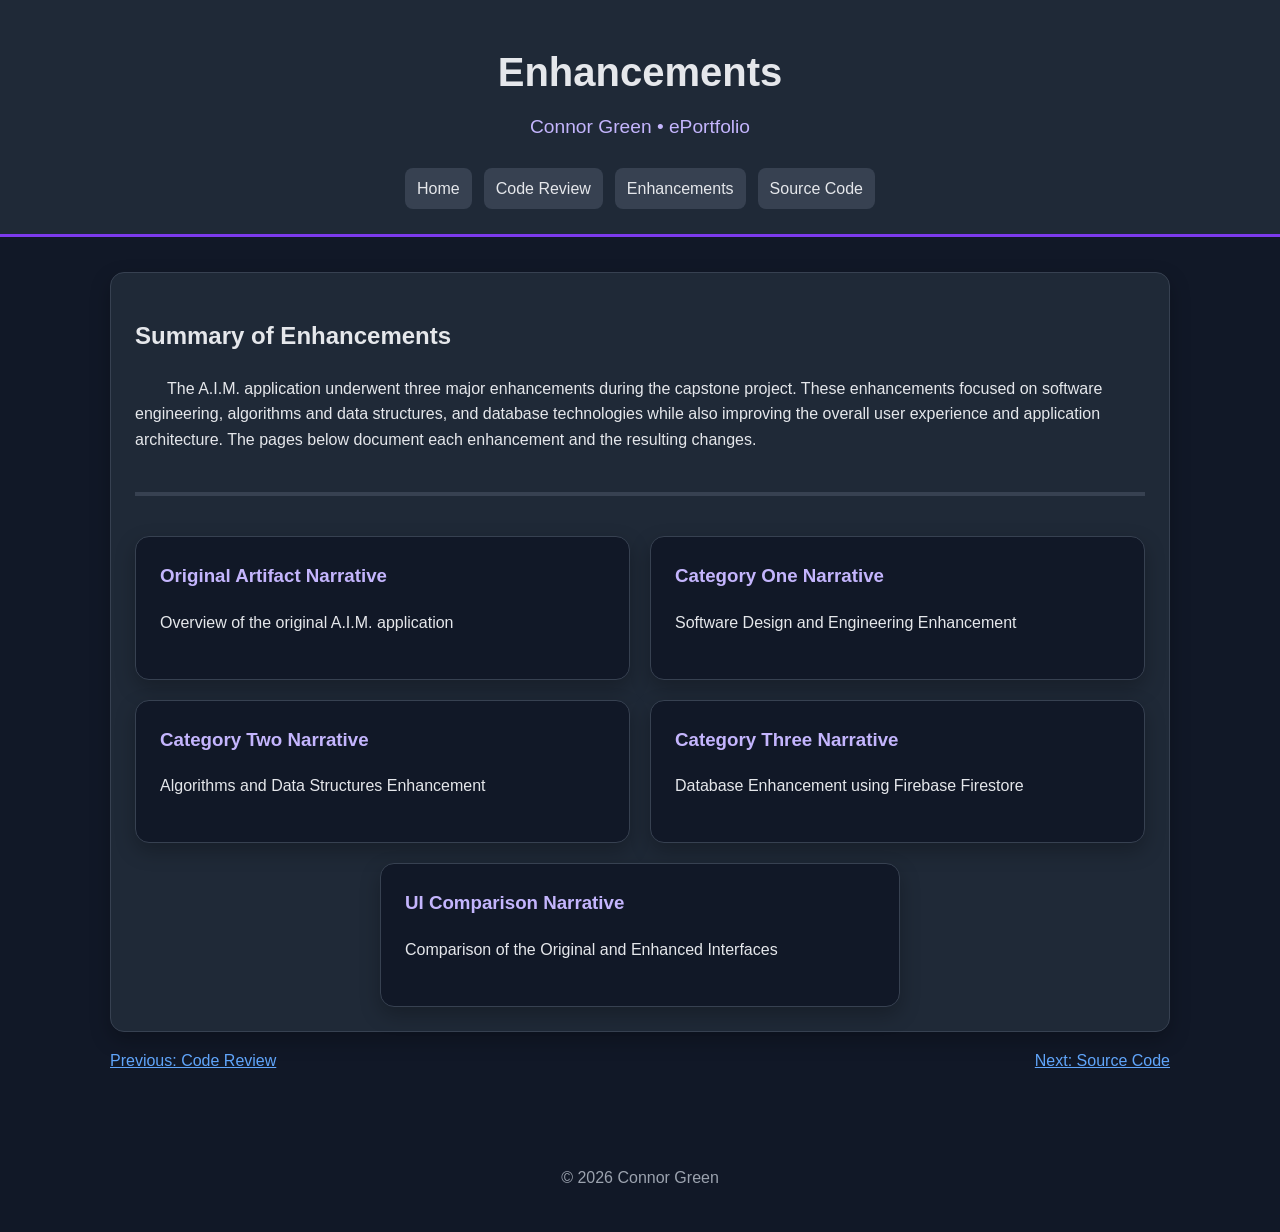
<file: pages/enhancement.html>
<!DOCTYPE html>
<html lang="en">
<head>
    <meta charset="UTF-8">
    <meta name="viewport" content="width=device-width, initial-scale=1.0">
    <title>Enhancements | Connor Green</title>
    <link rel="stylesheet" href="../assets/css/style.css">
</head>
<body>

<header class="site-header">
    <h1>Enhancements</h1>
    <p>Connor Green &bull; ePortfolio</p>

    <nav>
        <a href="../index.html">Home</a>
        <a href="code-review.html">Code Review</a>
        <a href="enhancement.html">Enhancements</a>
        <a href="source-code.html">Source Code</a>
    </nav>
</header>

<main class="container">

    <section class="card narrative">
        <h2>Summary of Enhancements</h2>

        <p>
            The A.I.M. application underwent three major enhancements during the
            capstone project. These enhancements focused on software engineering,
            algorithms and data structures, and database technologies while also
            improving the overall user experience and application architecture.
            The pages below document each enhancement and the resulting changes.
        </p>

        <hr>

        <div class="grid enhancements-grid">
            <a class="card link-card" href="original.html">
                <h3>Original Artifact Narrative</h3>
                <p>Overview of the original A.I.M. application</p>
            </a>

            <a class="card link-card" href="category1.html">
                <h3>Category One Narrative</h3>
                <p>Software Design and Engineering Enhancement</p>
            </a>

            <a class="card link-card" href="category2.html">
                <h3>Category Two Narrative</h3>
                <p>Algorithms and Data Structures Enhancement</p>
            </a>

            <a class="card link-card" href="category3.html">
                <h3>Category Three Narrative</h3>
                <p>Database Enhancement using Firebase Firestore</p>
            </a>

            <a class="card link-card ui-card" href="ui-comparison.html">
                <h3>UI Comparison Narrative</h3>
                <p>Comparison of the Original and Enhanced Interfaces</p>
            </a>
        </div>
    </section>

    <section>
        <p style="display: flex; justify-content: space-between;">
            <a href="code-review.html">Previous: Code Review</a>
            <a href="source-code.html">Next: Source Code</a>
        </p>
    </section>
</main>

<footer>
    <p>&copy; 2026 Connor Green</p>
</footer>

</body>
</html>
</file>
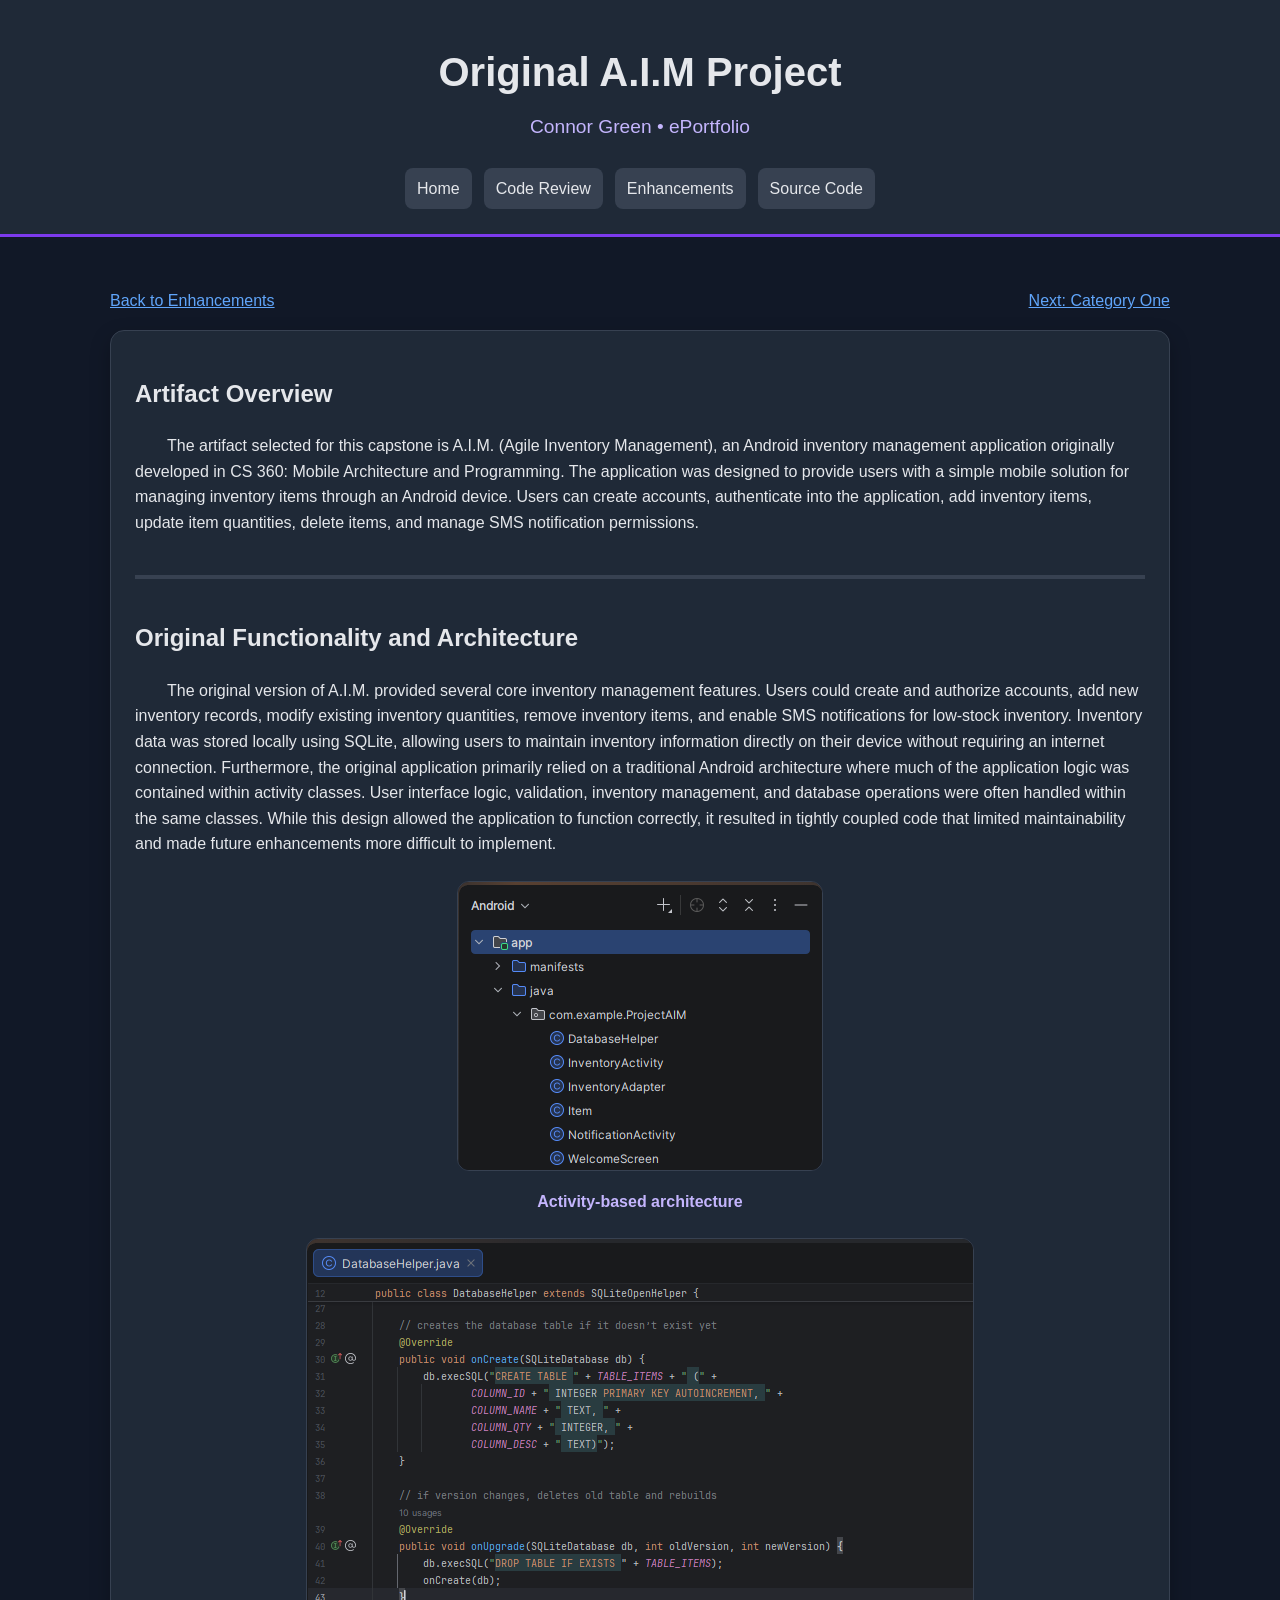
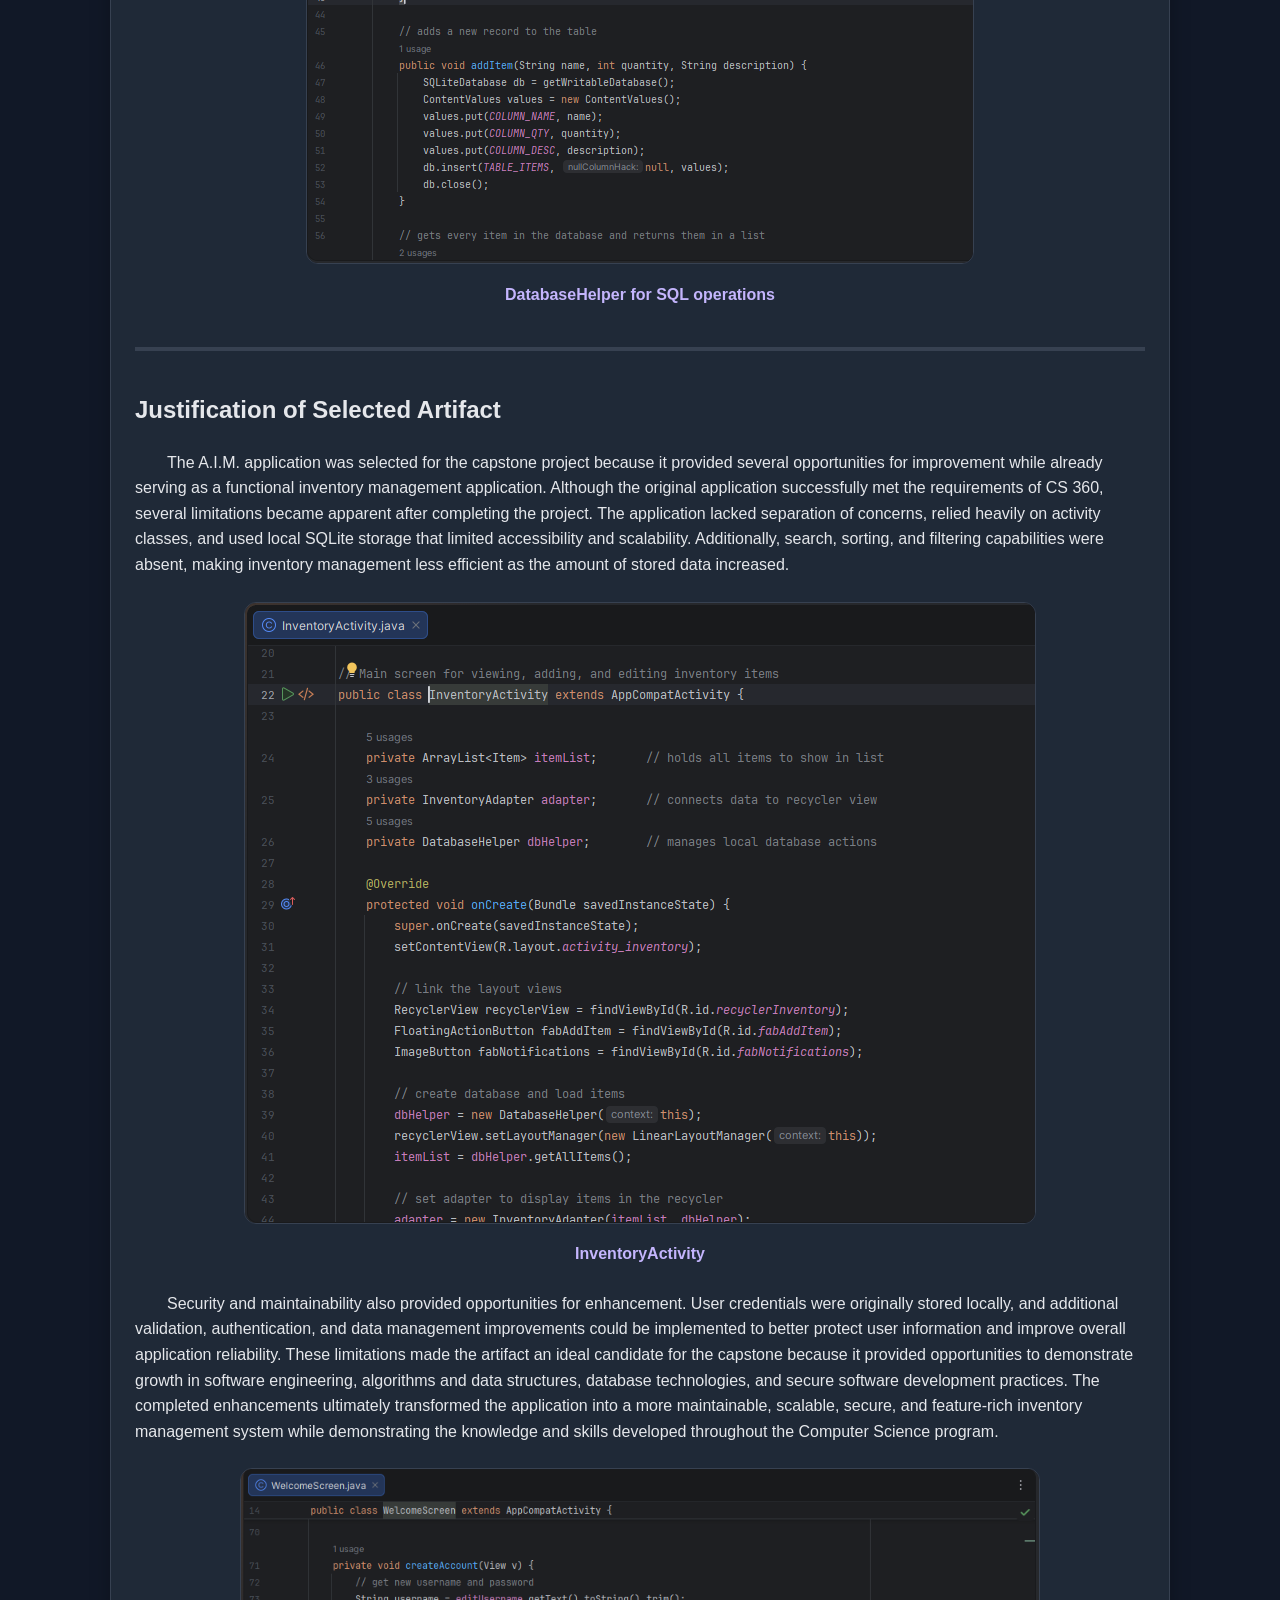
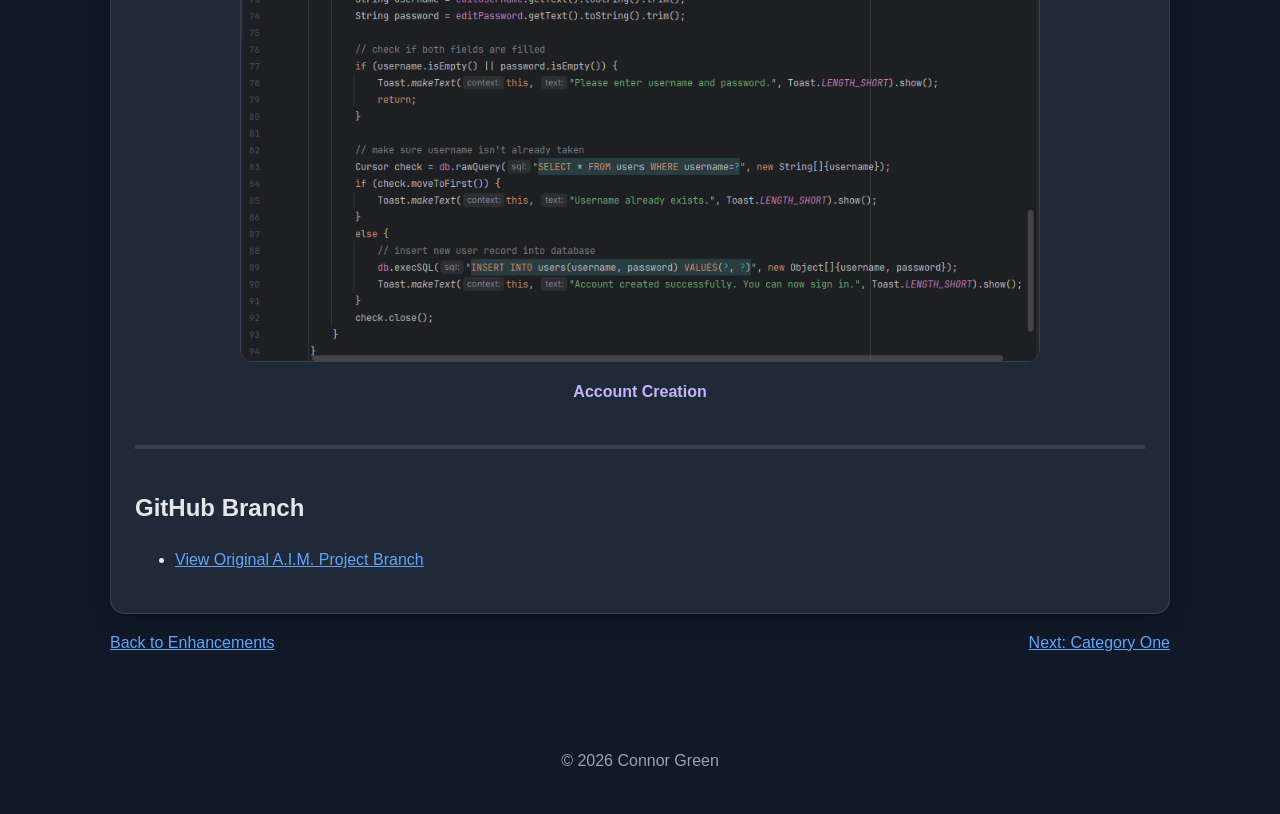
<file: pages/original.html>
<!DOCTYPE html>
<html lang="en">
<head>
    <meta charset="UTF-8">
    <meta name="viewport" content="width=device-width, initial-scale=1.0">
    <title>Original A.I.M Project | Connor Green</title>
    <link rel="stylesheet" href="../assets/css/style.css">
</head>
<body>

<header class="site-header">
    <h1>Original A.I.M Project</h1>
    <p>Connor Green &bull; ePortfolio</p>

    <nav>
        <a href="../index.html">Home</a>
        <a href="code-review.html">Code Review</a>
        <a href="enhancement.html">Enhancements</a>
        <a href="source-code.html">Source Code</a>
    </nav>
</header>

<main class="container">

    <section>
        <p style="display: flex; justify-content: space-between;">
            <a href="enhancement.html">Back to Enhancements</a>
            <a href="category1.html">Next: Category One</a>
        </p>
    </section>

    <section class="card narrative">

        <h2>Artifact Overview</h2>

        <p>
            The artifact selected for this capstone is A.I.M. (Agile Inventory Management), an Android inventory management application originally developed in CS 360: Mobile Architecture and Programming. The application was designed to provide users with a simple mobile solution for managing inventory items through an Android device. Users can create accounts, authenticate into the application, add inventory items, update item quantities, delete items, and manage SMS notification permissions.
        </p>

        <hr>

        <h2>Original Functionality and Architecture</h2>

        <p>
            The original version of A.I.M. provided several core inventory management features. Users could create and authorize accounts, add new inventory records, modify existing inventory quantities, remove inventory items, and enable SMS notifications for low-stock inventory. Inventory data was stored locally using SQLite, allowing users to maintain inventory information directly on their device without requiring an internet connection. Furthermore, the original application primarily relied on a traditional Android architecture where much of the application logic was contained within activity classes. User interface logic, validation, inventory management, and database operations were often handled within the same classes. While this design allowed the application to function correctly, it resulted in tightly coupled code that limited maintainability and made future enhancements more difficult to implement.
        </p>

        <div class="screenshot">
            <figure>
                <img src="../assets/images/original/OriginalArch.png" alt="OriginalArch">
                <figcaption>Activity-based architecture</figcaption>
            </figure>
        </div>

        <div class="screenshot">
            <figure>
                <img src="../assets/images/original/DBHelper.png" alt="DatabaseHelper">
                <figcaption>DatabaseHelper for SQL operations</figcaption>
            </figure>
        </div>

        <hr>

        <h2>Justification of Selected Artifact</h2>

        <p>
            The A.I.M. application was selected for the capstone project because it provided several opportunities for improvement while already serving as a functional inventory management application. Although the original application successfully met the requirements of CS 360, several limitations became apparent after completing the project. The application lacked separation of concerns, relied heavily on activity classes, and used local SQLite storage that limited accessibility and scalability. Additionally, search, sorting, and filtering capabilities were absent, making inventory management less efficient as the amount of stored data increased.
        </p>

        <div class="screenshot">
            <figure>
                <img src="../assets/images/original/OrigInvAct.png" alt="InventoryActivity">
                <figcaption>InventoryActivity</figcaption>
            </figure>
        </div>

        <p>
            Security and maintainability also provided opportunities for enhancement. User credentials were originally stored locally, and additional validation, authentication, and data management improvements could be implemented to better protect user information and improve overall application reliability. These limitations made the artifact an ideal candidate for the capstone because it provided opportunities to demonstrate growth in software engineering, algorithms and data structures, database technologies, and secure software development practices. The completed enhancements ultimately transformed the application into a more maintainable, scalable, secure, and feature-rich inventory management system while demonstrating the knowledge and skills developed throughout the Computer Science program.
        </p>

        <div class="screenshot">
            <figure>
                <img src="../assets/images/original/WelcomeScreen.png" alt="WelcomeScreen">
                <figcaption>Account Creation</figcaption>
            </figure>
        </div>

        <hr>

        <h2>GitHub Branch</h2>

        <ul>            
            <li>
                <a href="https://github.com/Apollo769/AIM-Android-App/tree/original" target="_blank">
                        View Original A.I.M. Project Branch
                </a>
            </li>
        </ul>

    </section>

    <section>
        <p style="display: flex; justify-content: space-between;">
            <a href="enhancement.html">Back to Enhancements</a>
            <a href="category1.html">Next: Category One</a>
        </p>
    </section>

</main>

<footer>
    <p>&copy; 2026 Connor Green</p>
</footer>

</body>
</html>
</file>
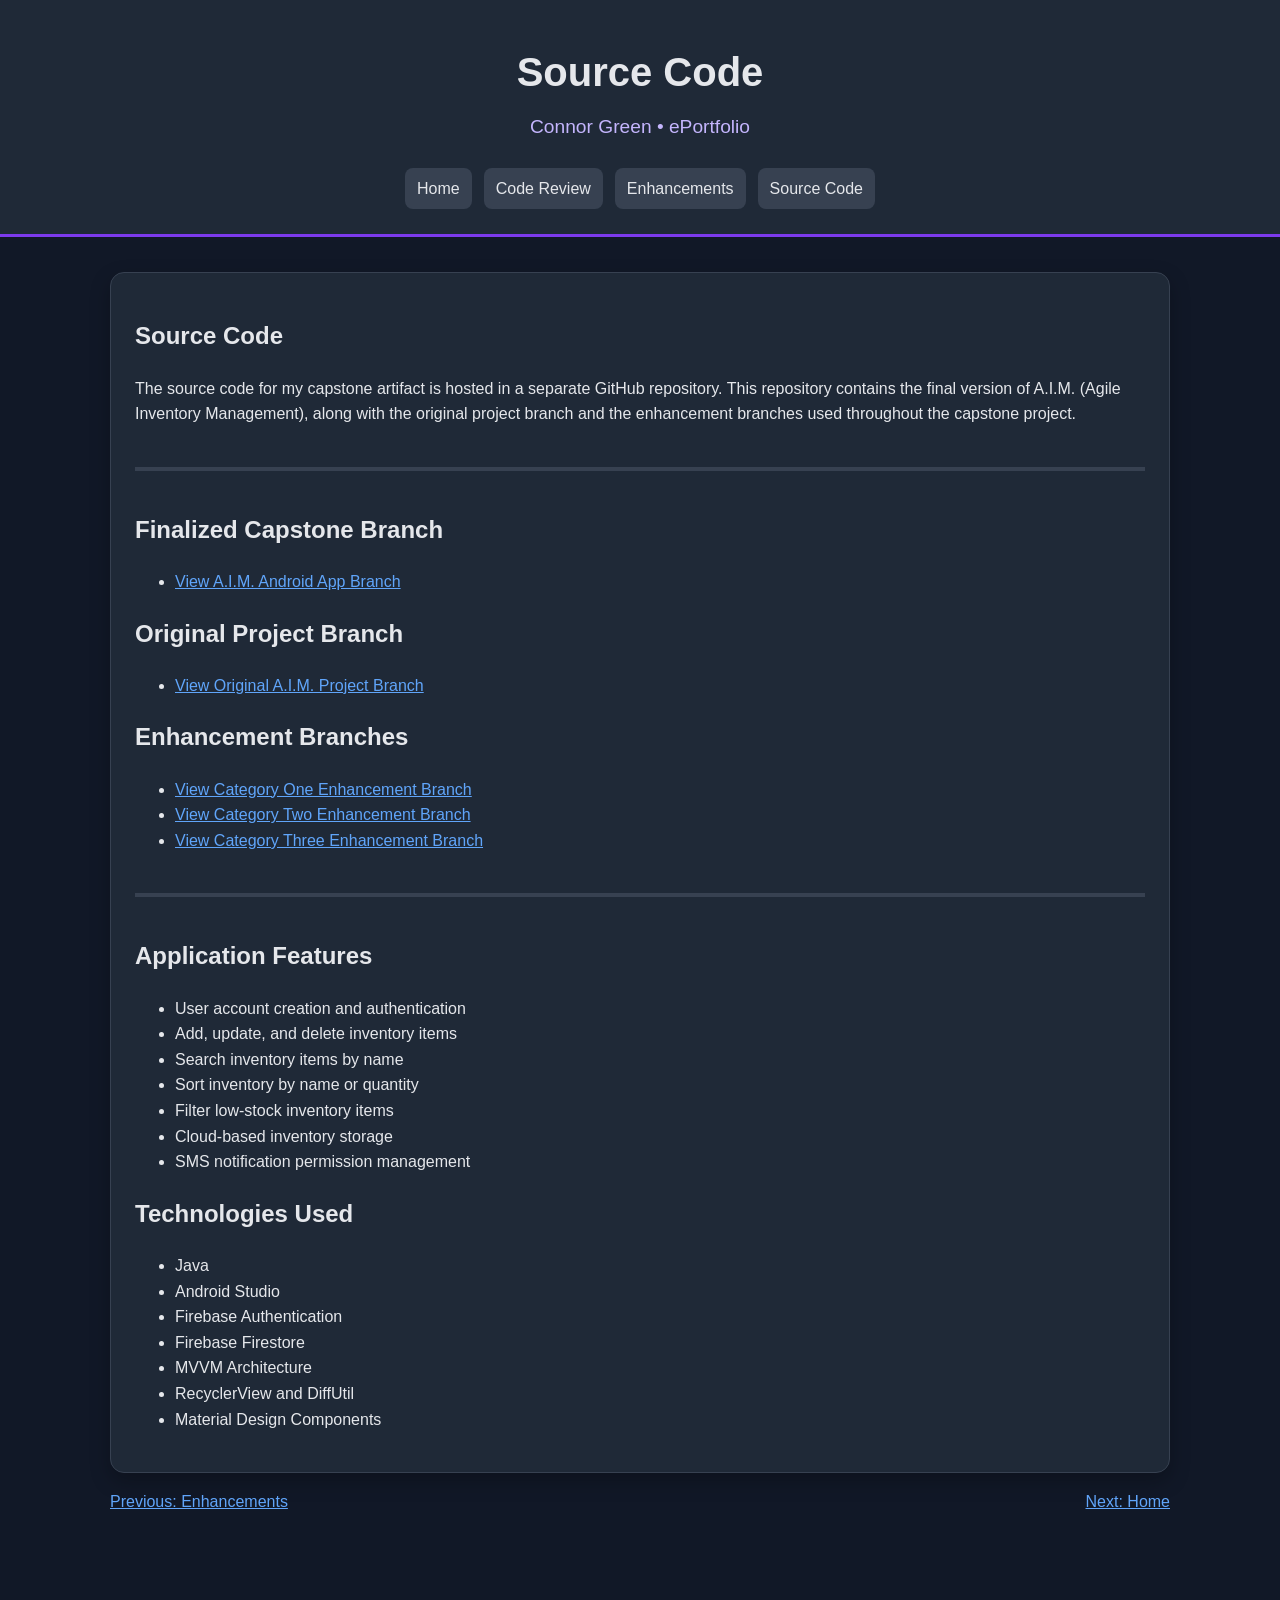
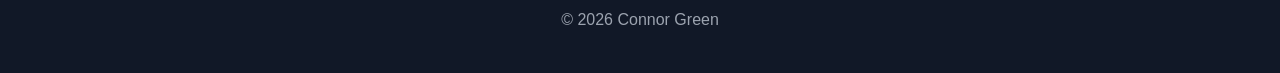
<file: pages/source-code.html>
<!DOCTYPE html>
<html lang="en">
<head>
    <meta charset="UTF-8">
    <meta name="viewport" content="width=device-width, initial-scale=1.0">
    <title>Source Code | Connor Green</title>
    <link rel="stylesheet" href="../assets/css/style.css">
</head>
<body>

<header class="site-header">
    <h1>Source Code</h1>
    <p>Connor Green &bull; ePortfolio</p>

    <nav>
        <a href="../index.html">Home</a>
        <a href="code-review.html">Code Review</a>
        <a href="enhancement.html">Enhancements</a>
        <a href="source-code.html">Source Code</a>
    </nav>
</header>

<main class="container">

    <section class="card">
        <h2>Source Code</h2>

        <p>
            The source code for my capstone artifact is hosted in a separate GitHub repository.
            This repository contains the final version of A.I.M. (Agile Inventory Management),
            along with the original project branch and the enhancement branches used throughout
            the capstone project.
        </p>

        <hr>

        <h2>Finalized Capstone Branch</h2>
        <ul>
            <li>
                <p>
                    <a href="https://github.com/Apollo769/AIM-Android-App.git" target="_blank">
                        View A.I.M. Android App Branch
                    </a>
                </p>
            </li>

        </ul>

        <h2>Original Project Branch</h2>
        <ul>
            <li>
                <p>
                    <a href="https://github.com/Apollo769/AIM-Android-App/tree/original" target="_blank">
                        View Original A.I.M. Project Branch
                    </a>
                </p>
            </li>
        </ul>

        <h2>Enhancement Branches</h2>
        <ul>
            <li>
                <a href="https://github.com/Apollo769/AIM-Android-App/tree/category1" target="_blank">
                    View Category One Enhancement Branch
                </a>
            </li>
            <li>
                <a href="https://github.com/Apollo769/AIM-Android-App/tree/category2" target="_blank">
                    View Category Two Enhancement Branch
                </a>
            </li>
            <li>
                <a href="https://github.com/Apollo769/AIM-Android-App/tree/category3" target="_blank">
                    View Category Three Enhancement Branch
                </a>
            </li>
        </ul>

        <hr>

        <h2>Application Features</h2>
        <ul>
            <li>User account creation and authentication</li>
            <li>Add, update, and delete inventory items</li>
            <li>Search inventory items by name</li>
            <li>Sort inventory by name or quantity</li>
            <li>Filter low-stock inventory items</li>
            <li>Cloud-based inventory storage</li>
            <li>SMS notification permission management</li>
        </ul>

        <h2>Technologies Used</h2>
        <ul>
            <li>Java</li>
            <li>Android Studio</li>
            <li>Firebase Authentication</li>
            <li>Firebase Firestore</li>
            <li>MVVM Architecture</li>
            <li>RecyclerView and DiffUtil</li>
            <li>Material Design Components</li>
        </ul>
    </section>

    <section>
        <p style="display: flex; justify-content: space-between;">
            <a href="enhancement.html">Previous: Enhancements</a>
            <a href="../index.html">Next: Home</a>
        </p>
    </section>

</main>


<footer>
    <p>&copy; 2026 Connor Green</p>
</footer>

</body>
</html>
</file>
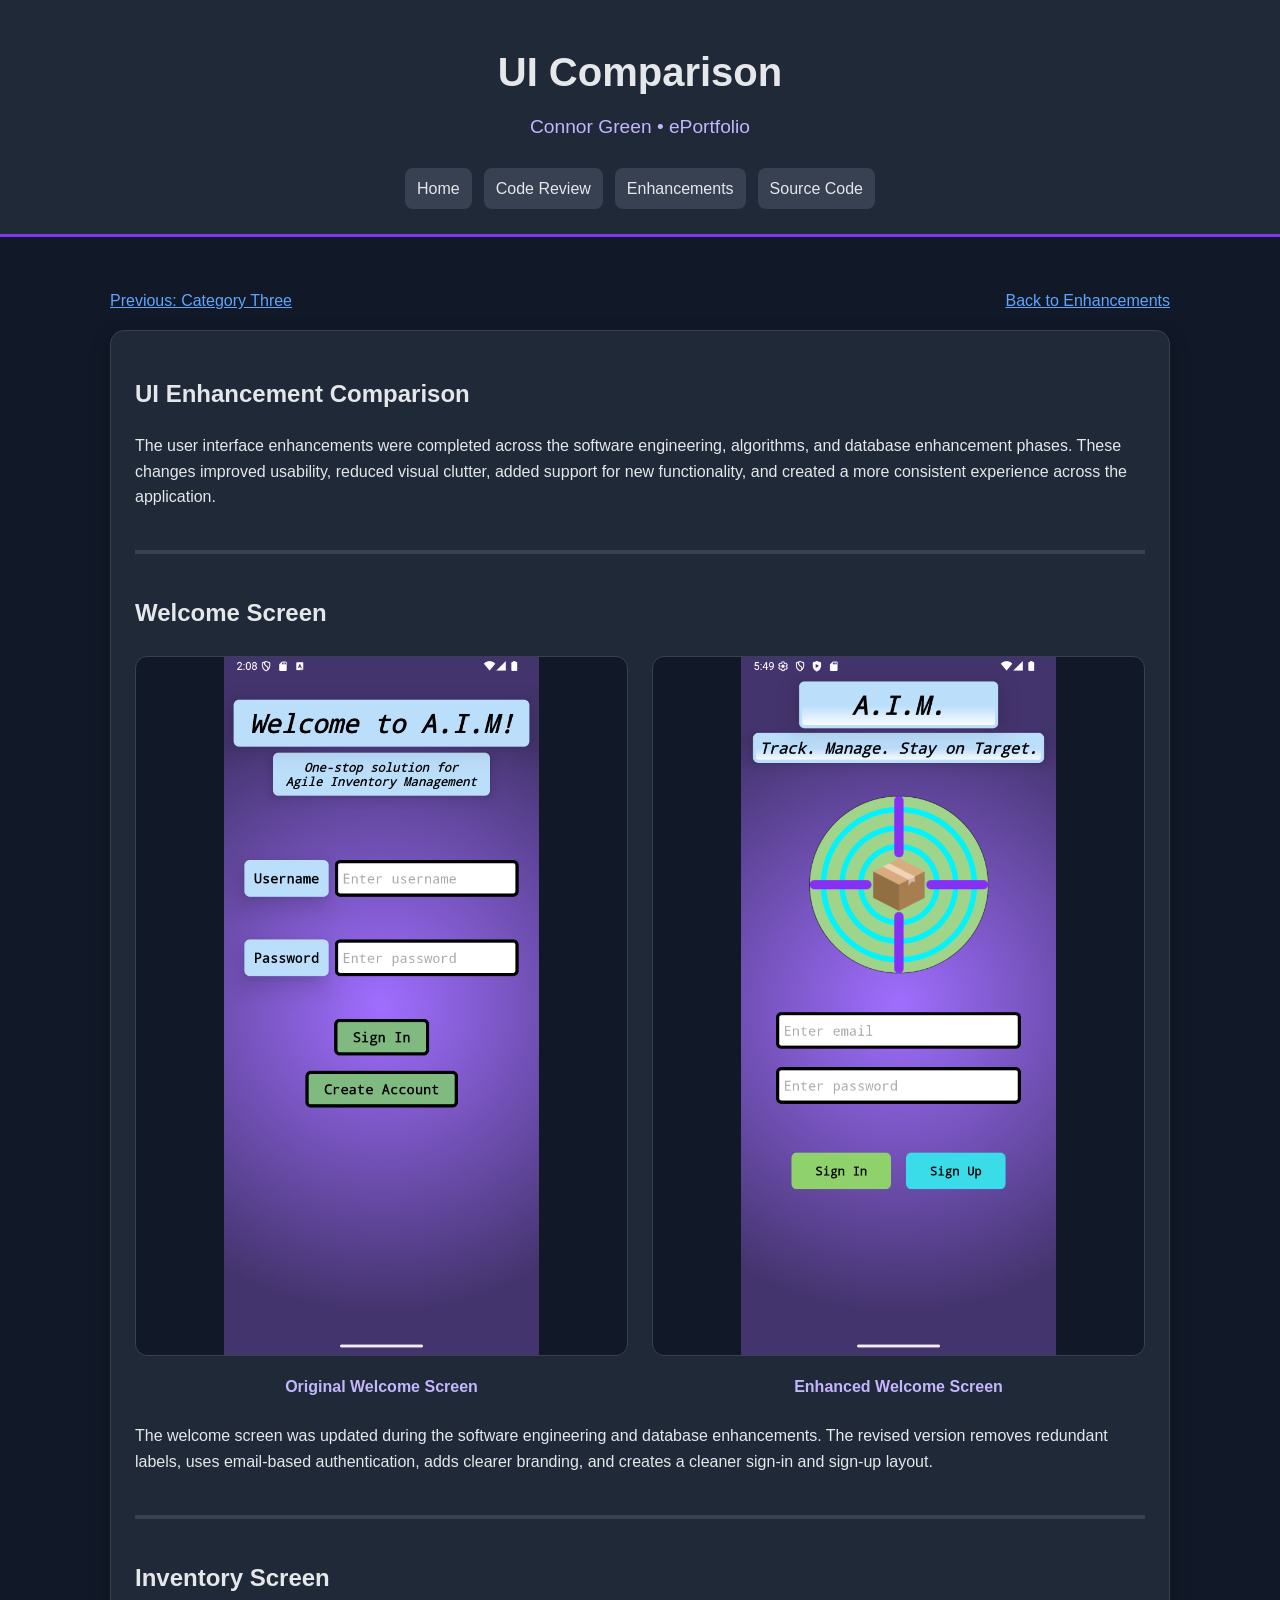
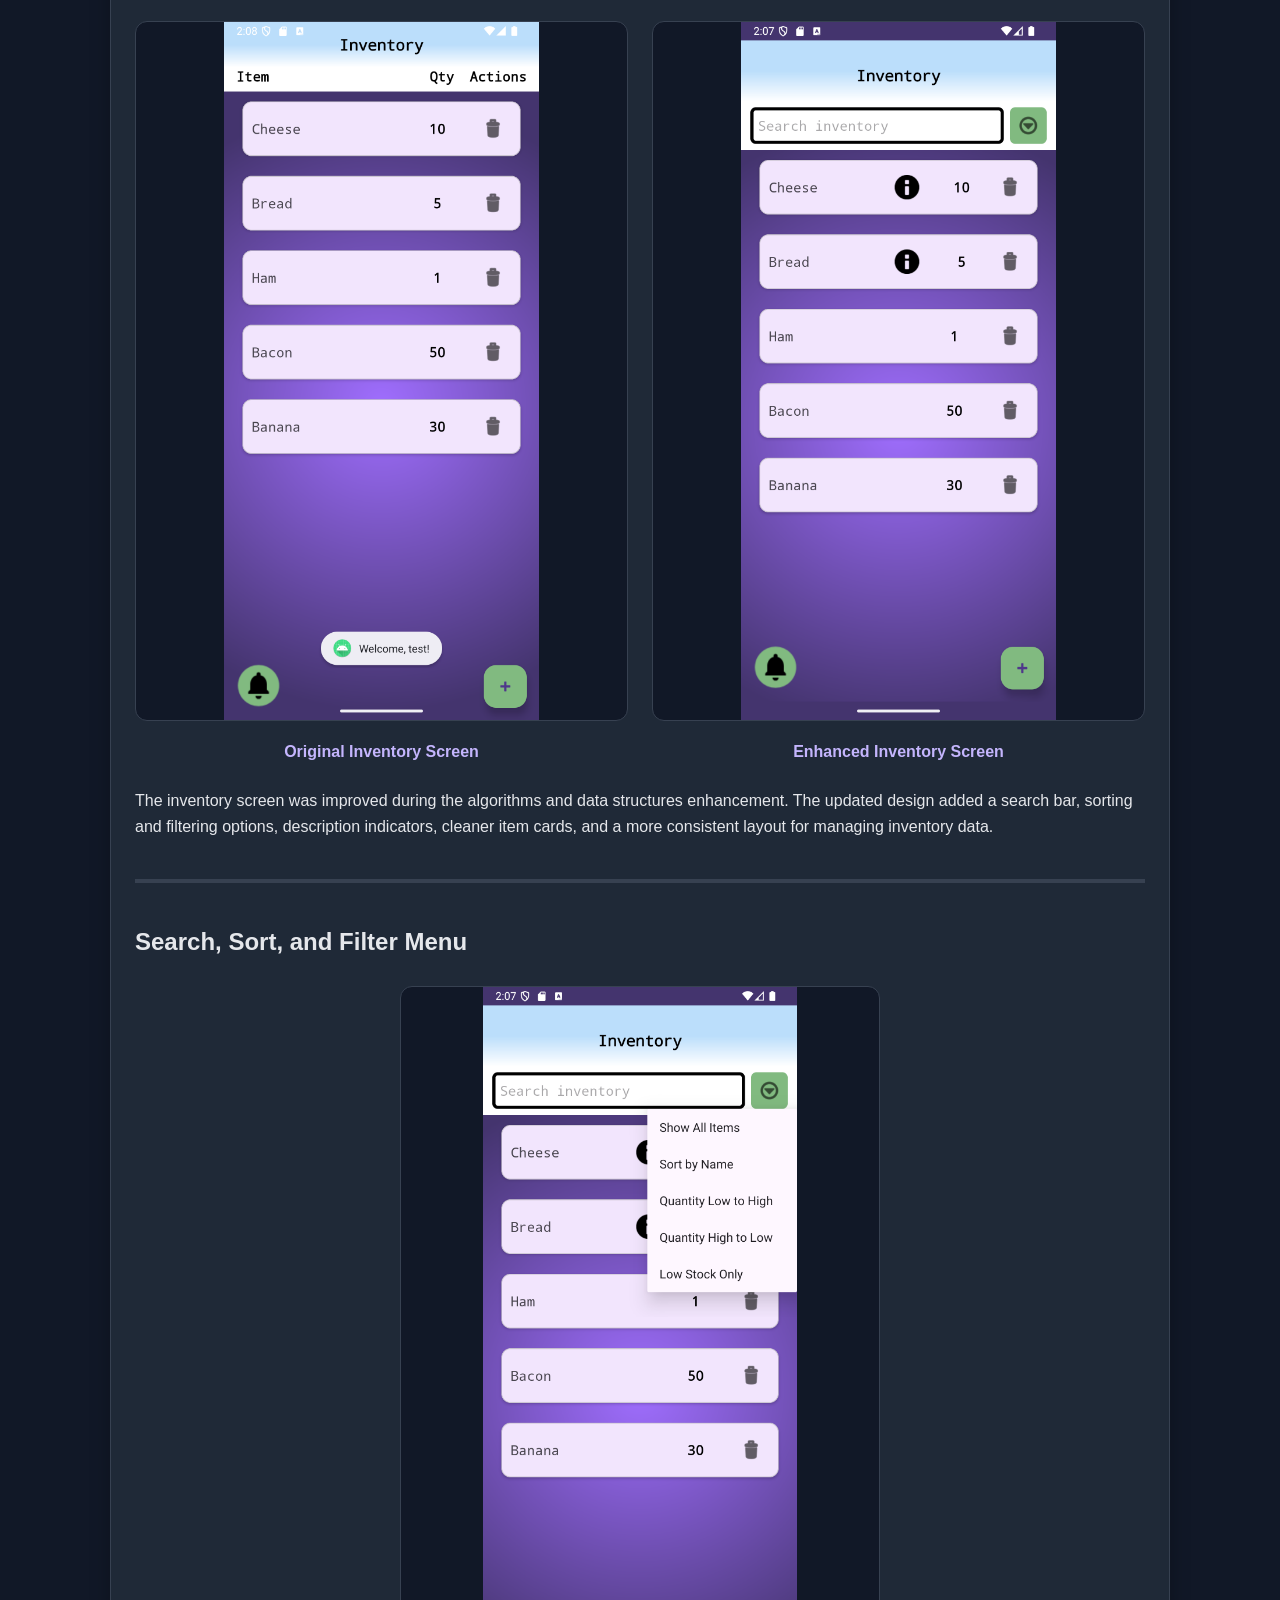
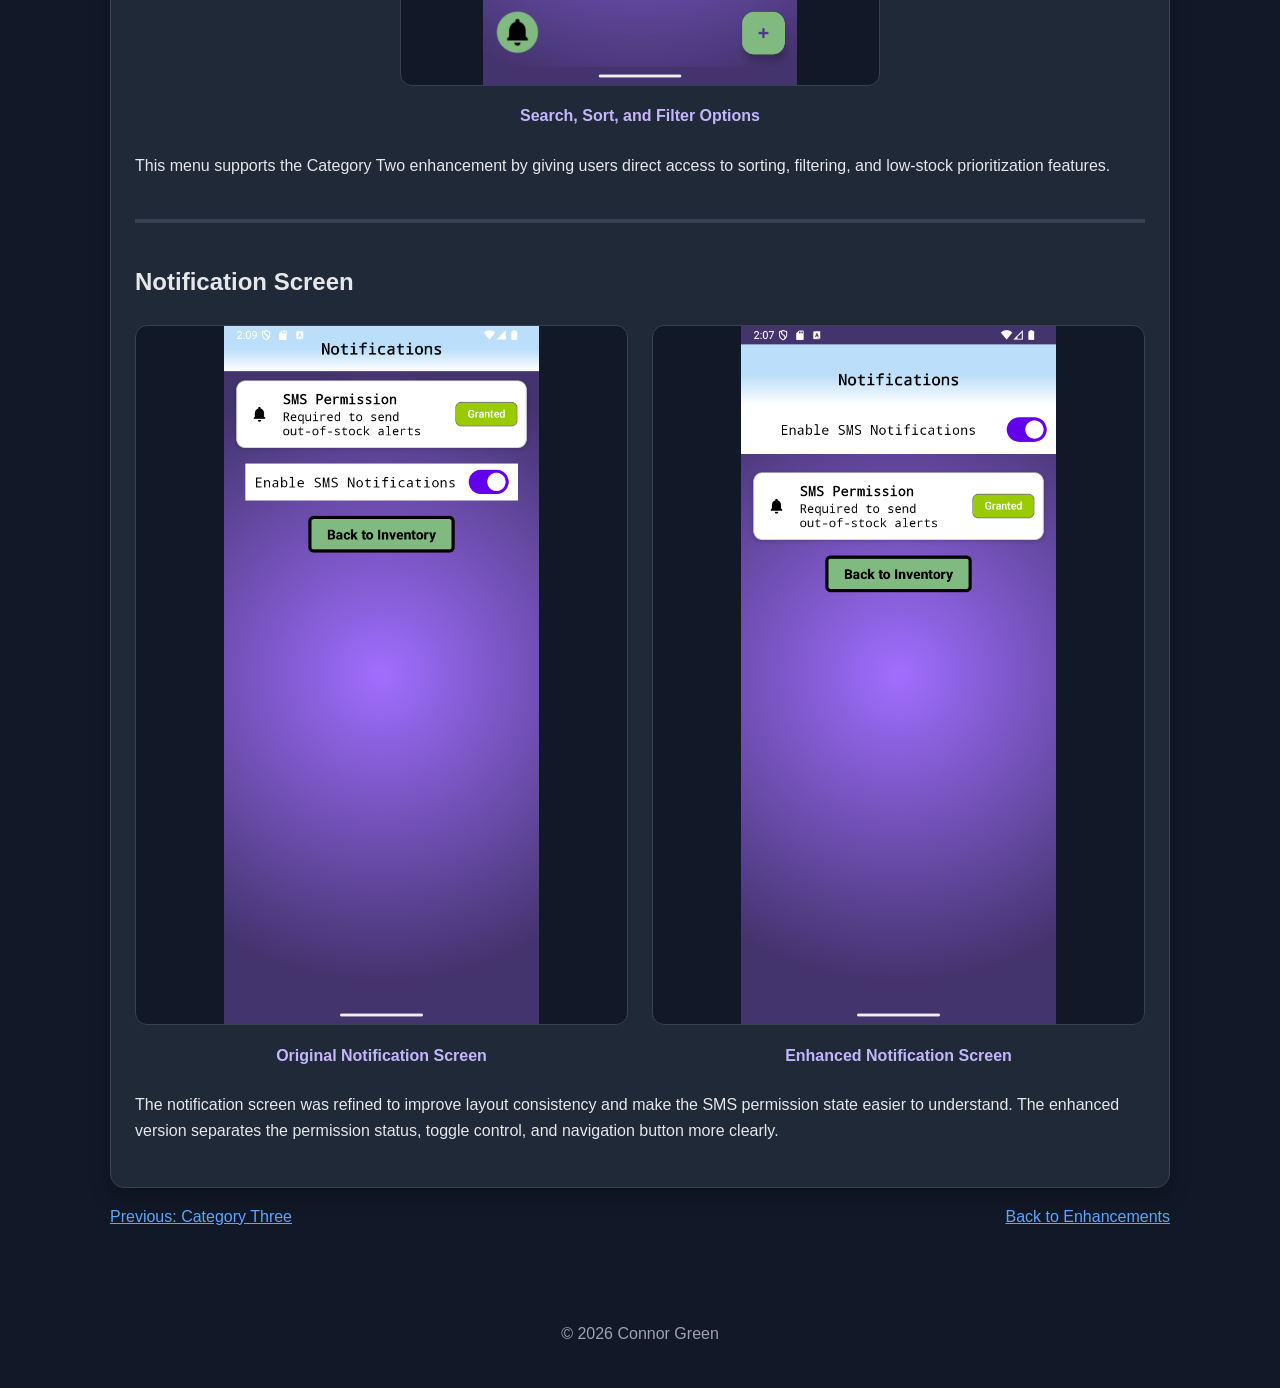
<file: pages/ui-comparison.html>
<!DOCTYPE html>
<html lang="en">
<head>
    <meta charset="UTF-8">
    <meta name="viewport" content="width=device-width, initial-scale=1.0">
    <title>UI Comparison | Connor Green</title>
    <link rel="stylesheet" href="../assets/css/style.css">
</head>
<body>

<header class="site-header">
    <h1>UI Comparison</h1>
    <p>Connor Green &bull; ePortfolio</p>

    <nav>
        <a href="../index.html">Home</a>
        <a href="code-review.html">Code Review</a>
        <a href="enhancement.html">Enhancements</a>
        <a href="source-code.html">Source Code</a>
    </nav>
</header>

<main class="container">

    <section></section>
        <p style="display: flex; justify-content: space-between;">
            <a href="category3.html">Previous: Category Three</a>
            <a href="enhancement.html">Back to Enhancements</a>
        </p>
    </section>

    <section class="card">

        <h2>UI Enhancement Comparison</h2>

        <p>
            The user interface enhancements were completed across the software engineering, algorithms, and database enhancement phases. These changes improved usability, reduced visual clutter, added support for new functionality, and created a more consistent experience across the application.
        </p>

        <hr>

        <h2>Welcome Screen</h2>

        <div class="image-comparison">
            <figure>
                <img src="../assets/images/ui/original_welcome_screen.png" alt="Original welcome screen">
                <figcaption>Original Welcome Screen</figcaption>
            </figure>

            <figure>
                <img src="../assets/images/ui/enhanced_welcome_screen.png" alt="Enhanced welcome screen">
                <figcaption>Enhanced Welcome Screen</figcaption>
            </figure>
        </div>

        <p>
            The welcome screen was updated during the software engineering and database enhancements. The revised version removes redundant labels, uses email-based authentication, adds clearer branding, and creates a cleaner sign-in and sign-up layout.
        </p>

        <hr>

        <h2>Inventory Screen</h2>

        <div class="image-comparison">
            <figure>
                <img src="../assets/images/ui/original_inventory_screen.png" alt="Original inventory screen">
                <figcaption>Original Inventory Screen</figcaption>
            </figure>

            <figure>
                <img src="../assets/images/ui/enhanced_inventory_screen.png" alt="Enhanced inventory screen">
                <figcaption>Enhanced Inventory Screen</figcaption>
            </figure>
        </div>

        <p>
            The inventory screen was improved during the algorithms and data structures enhancement. The updated design added a search bar, sorting and filtering options, description indicators, cleaner item cards, and a more consistent layout for managing inventory data.
        </p>

        <hr>

        <h2>Search, Sort, and Filter Menu</h2>

        <div class="single-image">
            <figure>
                <img src="../assets/images/ui/search_sort_filter_inventory.png" alt="Search, sort, and filter menu">
                <figcaption>Search, Sort, and Filter Options</figcaption>
            </figure>
        </div>

        <p>
            This menu supports the Category Two enhancement by giving users direct access to sorting, filtering, and low-stock prioritization features.
        </p>

        <hr>

        <h2>Notification Screen</h2>

        <div class="image-comparison">
            <figure>
                <img src="../assets/images/ui/original_notification_screen.png" alt="Original notification screen">
                <figcaption>Original Notification Screen</figcaption>
            </figure>

            <figure>
                <img src="../assets/images/ui/enhanced_notification_screen.png" alt="Enhanced notification screen">
                <figcaption>Enhanced Notification Screen</figcaption>
            </figure>
        </div>

        <p>
            The notification screen was refined to improve layout consistency and make the SMS permission state easier to understand. The enhanced version separates the permission status, toggle control, and navigation button more clearly.
        </p>

    </section>

    <section>
        <p style="display: flex; justify-content: space-between;">
            <a href="category3.html">Previous: Category Three</a>
            <a href="enhancement.html">Back to Enhancements</a>
        </p>
    </section>

</main>

<footer>
    <p>&copy; 2026 Connor Green</p>
</footer>

</body>
</html>
</file>
<file: assets/css/style.css>
* {
    box-sizing: border-box;
}

body {
    margin: 0;
    font-family: Arial, Helvetica, sans-serif;
    background: #111827;
    color: #e5e7eb;
    line-height: 1.6;
}

.site-header {
    text-align: center;
    padding: 40px 20px 25px;
    background: #1f2937;
    border-bottom: 3px solid #7c3aed;
}

.site-header h1 {
    margin: 0;
    font-size: 2.5rem;
}

.site-header p {
    margin: 8px 0 25px;
    color: #c4b5fd;
    font-size: 1.2rem;
}

nav {
    display: flex;
    flex-wrap: wrap;
    justify-content: center;
    gap: 12px;
}

nav a {
    color: #e5e7eb;
    text-decoration: none;
    padding: 8px 12px;
    border-radius: 8px;
    background: #374151;
}

nav a:hover {
    background: #7c3aed;
}

.container {
    max-width: 1100px;
    margin: 0 auto;
    padding: 35px 20px;
}

.card {
    background: #1f2937;
    border: 1px solid #374151;
    border-radius: 14px;
    padding: 24px;
    box-shadow: 0 8px 20px rgba(0, 0, 0, 0.25);
}

.card p {
    margin-bottom: 1.2em;
}

.narrative p,
.self-assessment p {
    text-indent: 2em;
}

.link-card p {
    text-indent: 0;
}

.hero {
    margin-bottom: 28px;
}

.hero h2,
.card h3 {
    margin-top: 0;
    color: #c4b5fd;
}

.grid {
    display: grid;
    grid-template-columns: repeat(2, minmax(260px, 1fr));
    gap: 20px;
}

.grid .link-card:last-child:nth-child(odd) {
    grid-column: 1 / -1;
    max-width: 520px;
    justify-self: center;
    width: 100%;
}

.link-card {
    color: #e5e7eb;
    text-decoration: none;
    transition: transform 0.2s ease, border-color 0.2s ease;
}

.link-card:hover {
    transform: translateY(-4px);
    border-color: #7c3aed;
}

.enhancements-grid {
    margin-top: 30px;
}

.enhancements-grid .link-card {
    background: #111827;
}

.ui-card {
    grid-column: 1 / -1;
    max-width: 520px;
    justify-self: center;
    width: 100%;
}

footer {
    text-align: center;
    padding: 25px;
    color: #9ca3af;
}

a {
    color: #60a5fa;
}

a:hover {
    color: #93c5fd;
}

.image-comparison {
    display: grid;
    grid-template-columns: repeat(2, minmax(0, 1fr));
    gap: 24px;
    margin: 24px 0;
}

.single-image {
    max-width: 480px;
    margin: 24px auto;
}

figure {
    margin: 0;
    text-align: center;
}

figure img {
    width: 100%;
    max-height: 700px;
    object-fit: contain;
    border-radius: 12px;
    border: 1px solid #374151;
    background: #111827;
}

figcaption {
    margin-top: 10px;
    color: #c4b5fd;
    font-weight: bold;
}

.screenshot {
    display: flex;
    justify-content: center;
    margin: 24px 0;
}

.screenshot img {
    max-width: 800px;
    width: 100%;
    height: auto;
    border-radius: 12px;
    border: 1px solid #374151;
}

hr {
    border: none;
    border-top: 4px solid #374151;
    margin: 40px 0;
}

@media (max-width: 800px) {
    .grid,
    .image-comparison {
        grid-template-columns: 1fr;
    }

    .grid .link-card:last-child:nth-child(odd),
    .ui-card {
        grid-column: auto;
        max-width: none;
    }
}
</file>
